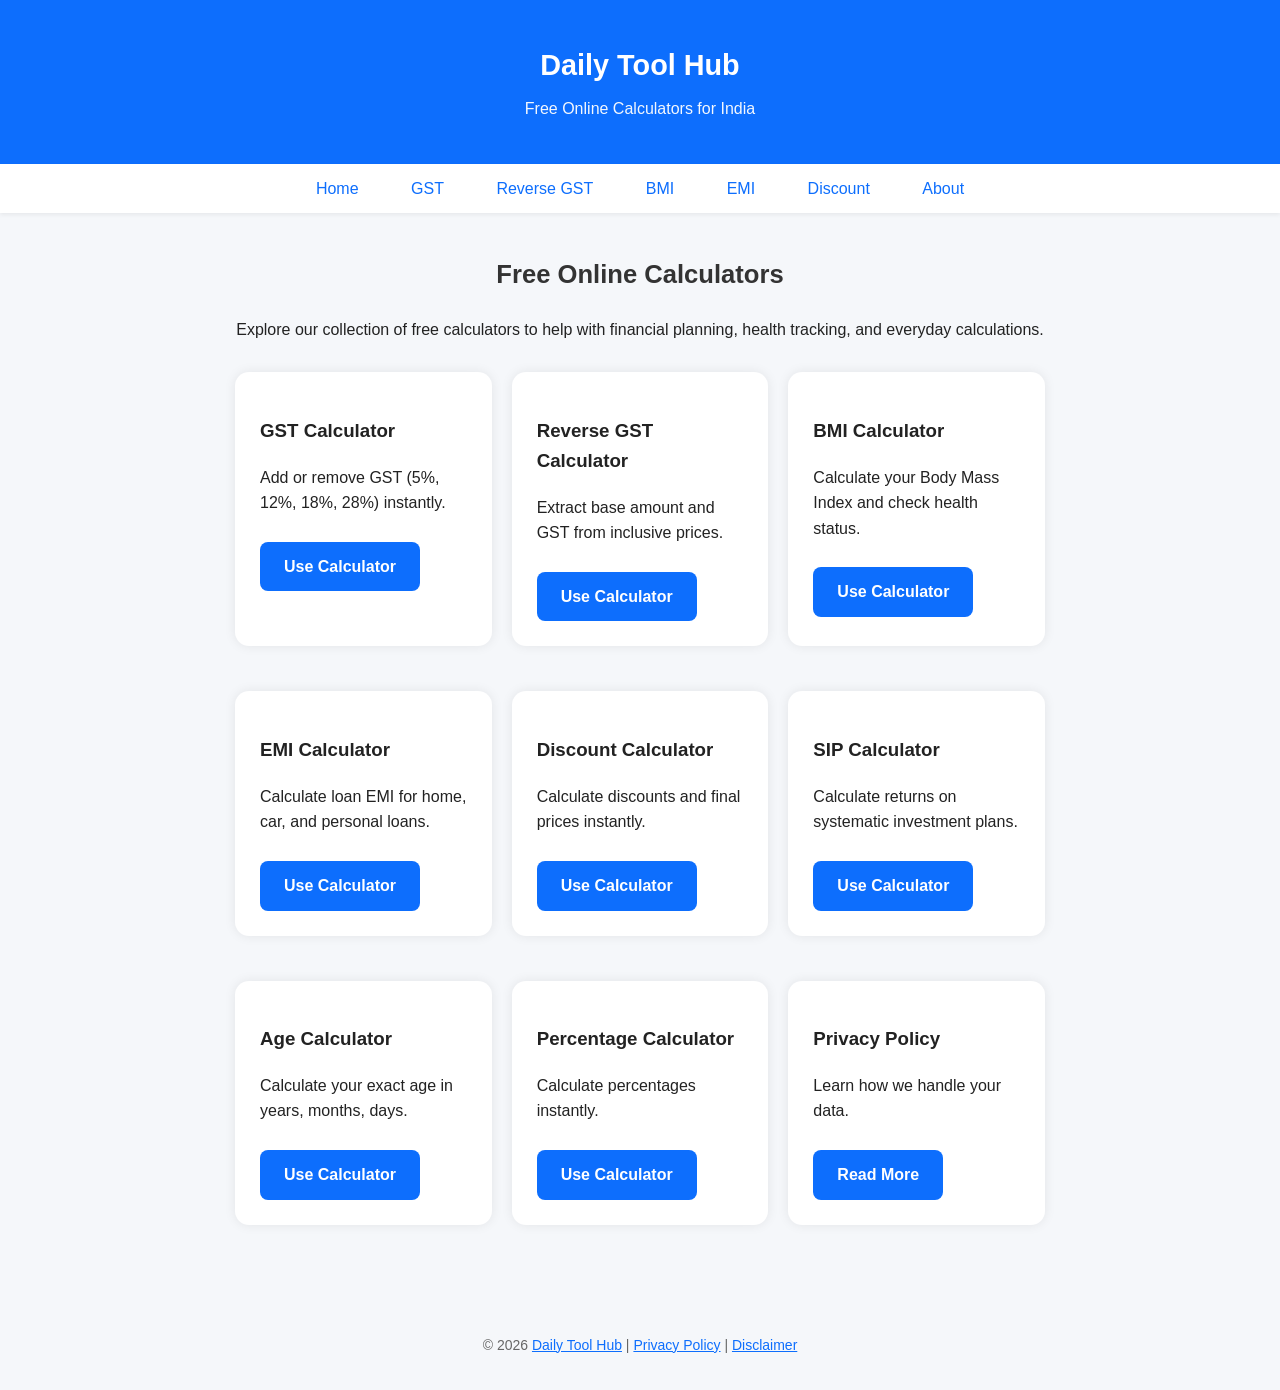
<file: index.html>
<!DOCTYPE html>
<html lang="en">
<head>
    <meta charset="UTF-8">
    <meta name="viewport" content="width=device-width, initial-scale=1.0">
    <meta name="description" content="Daily Tool Hub - Free online calculators for India. GST calculator, BMI, EMI, Discount, SIP, Age calculator and more.">
    <meta name="keywords" content="free calculators, GST calculator, BMI calculator, EMI calculator, discount calculator, online tools India">
    <meta property="og:title" content="Daily Tool Hub - Free Online Calculators">
    <meta property="og:description" content="Free online calculators for India. GST, BMI, EMI, Discount, SIP, Age and more.">
    <meta property="og:url" content="https://dailytoolhub.github.io">
    <meta property="og:type" content="website">
    <link rel="canonical" href="https://dailytoolhub.github.io">
    <link rel="stylesheet" href="style.css">
    <title>Daily Tool Hub - Free Online Calculators India</title>
    
    <script async src="https://www.googletagmanager.com/gtag/js?id=GA_MEASUREMENT_ID"></script>
    <script>
      window.dataLayer = window.dataLayer || [];
      function gtag(){dataLayer.push(arguments);}
      gtag('js', new Date());
      gtag('config', 'GA_MEASUREMENT_ID');
    </script>
    
    <script type="application/ld+json">
    {
        "@context": "https://schema.org",
        "@type": "WebSite",
        "name": "Daily Tool Hub",
        "url": "https://dailytoolhub.github.io",
        "potentialAction": {
            "@type": "SearchAction",
            "target": "https://dailytoolhub.github.io?q={search_term_string}",
            "query-input": "required name=search_term_string"
        }
    }
    </script>
</head>
<body>
    <a href="#main-content" class="skip-link">Skip to content</a>
    
    <header class="header">
        <div class="container">
            <h1>Daily Tool Hub</h1>
            <p>Free Online Calculators for India</p>
        </div>
    </header>
    
    <nav class="nav" aria-label="Main navigation">
        <a href="index.html">Home</a>
        <a href="gst-calculator.html">GST</a>
        <a href="reverse-gst-calculator.html">Reverse GST</a>
        <a href="bmi-calculator.html">BMI</a>
        <a href="emi-calculator.html">EMI</a>
        <a href="discount-calculator.html">Discount</a>
        <a href="about.html">About</a>
    </nav>
    
    <main class="container" id="main-content">
        <section class="welcome">
            <h2>Free Online Calculators</h2>
            <p>Explore our collection of free calculators to help with financial planning, health tracking, and everyday calculations.</p>
        </section>
        
        <section class="section">
            <article class="card">
                <h3>GST Calculator</h3>
                <p>Add or remove GST (5%, 12%, 18%, 28%) instantly.</p>
                <a href="gst-calculator.html" class="btn" aria-label="Use GST Calculator">Use Calculator</a>
            </article>
            <article class="card">
                <h3>Reverse GST Calculator</h3>
                <p>Extract base amount and GST from inclusive prices.</p>
                <a href="reverse-gst-calculator.html" class="btn" aria-label="Use Reverse GST Calculator">Use Calculator</a>
            </article>
            <article class="card">
                <h3>BMI Calculator</h3>
                <p>Calculate your Body Mass Index and check health status.</p>
                <a href="bmi-calculator.html" class="btn" aria-label="Use BMI Calculator">Use Calculator</a>
            </article>
            <article class="card">
                <h3>EMI Calculator</h3>
                <p>Calculate loan EMI for home, car, and personal loans.</p>
                <a href="emi-calculator.html" class="btn" aria-label="Use EMI Calculator">Use Calculator</a>
            </article>
            <article class="card">
                <h3>Discount Calculator</h3>
                <p>Calculate discounts and final prices instantly.</p>
                <a href="discount-calculator.html" class="btn" aria-label="Use Discount Calculator">Use Calculator</a>
            </article>
            <article class="card">
                <h3>SIP Calculator</h3>
                <p>Calculate returns on systematic investment plans.</p>
                <a href="sip-calculator.html" class="btn" aria-label="Use SIP Calculator">Use Calculator</a>
            </article>
            <article class="card">
                <h3>Age Calculator</h3>
                <p>Calculate your exact age in years, months, days.</p>
                <a href="age-calculator.html" class="btn" aria-label="Use Age Calculator">Use Calculator</a>
            </article>
            <article class="card">
                <h3>Percentage Calculator</h3>
                <p>Calculate percentages instantly.</p>
                <a href="percentage-calculator.html" class="btn" aria-label="Use Percentage Calculator">Use Calculator</a>
            </article>
            <article class="card">
                <h3>Privacy Policy</h3>
                <p>Learn how we handle your data.</p>
                <a href="privacy-policy.html" class="btn" aria-label="Read Privacy Policy">Read More</a>
            </article>
        </section>
    </main>
    
    <footer class="footer">
        <p>&copy; 2026 <a href="index.html">Daily Tool Hub</a> | <a href="privacy-policy.html">Privacy Policy</a> | <a href="disclaimer.html">Disclaimer</a></p>
    </footer>
</body>
</html>
</file>
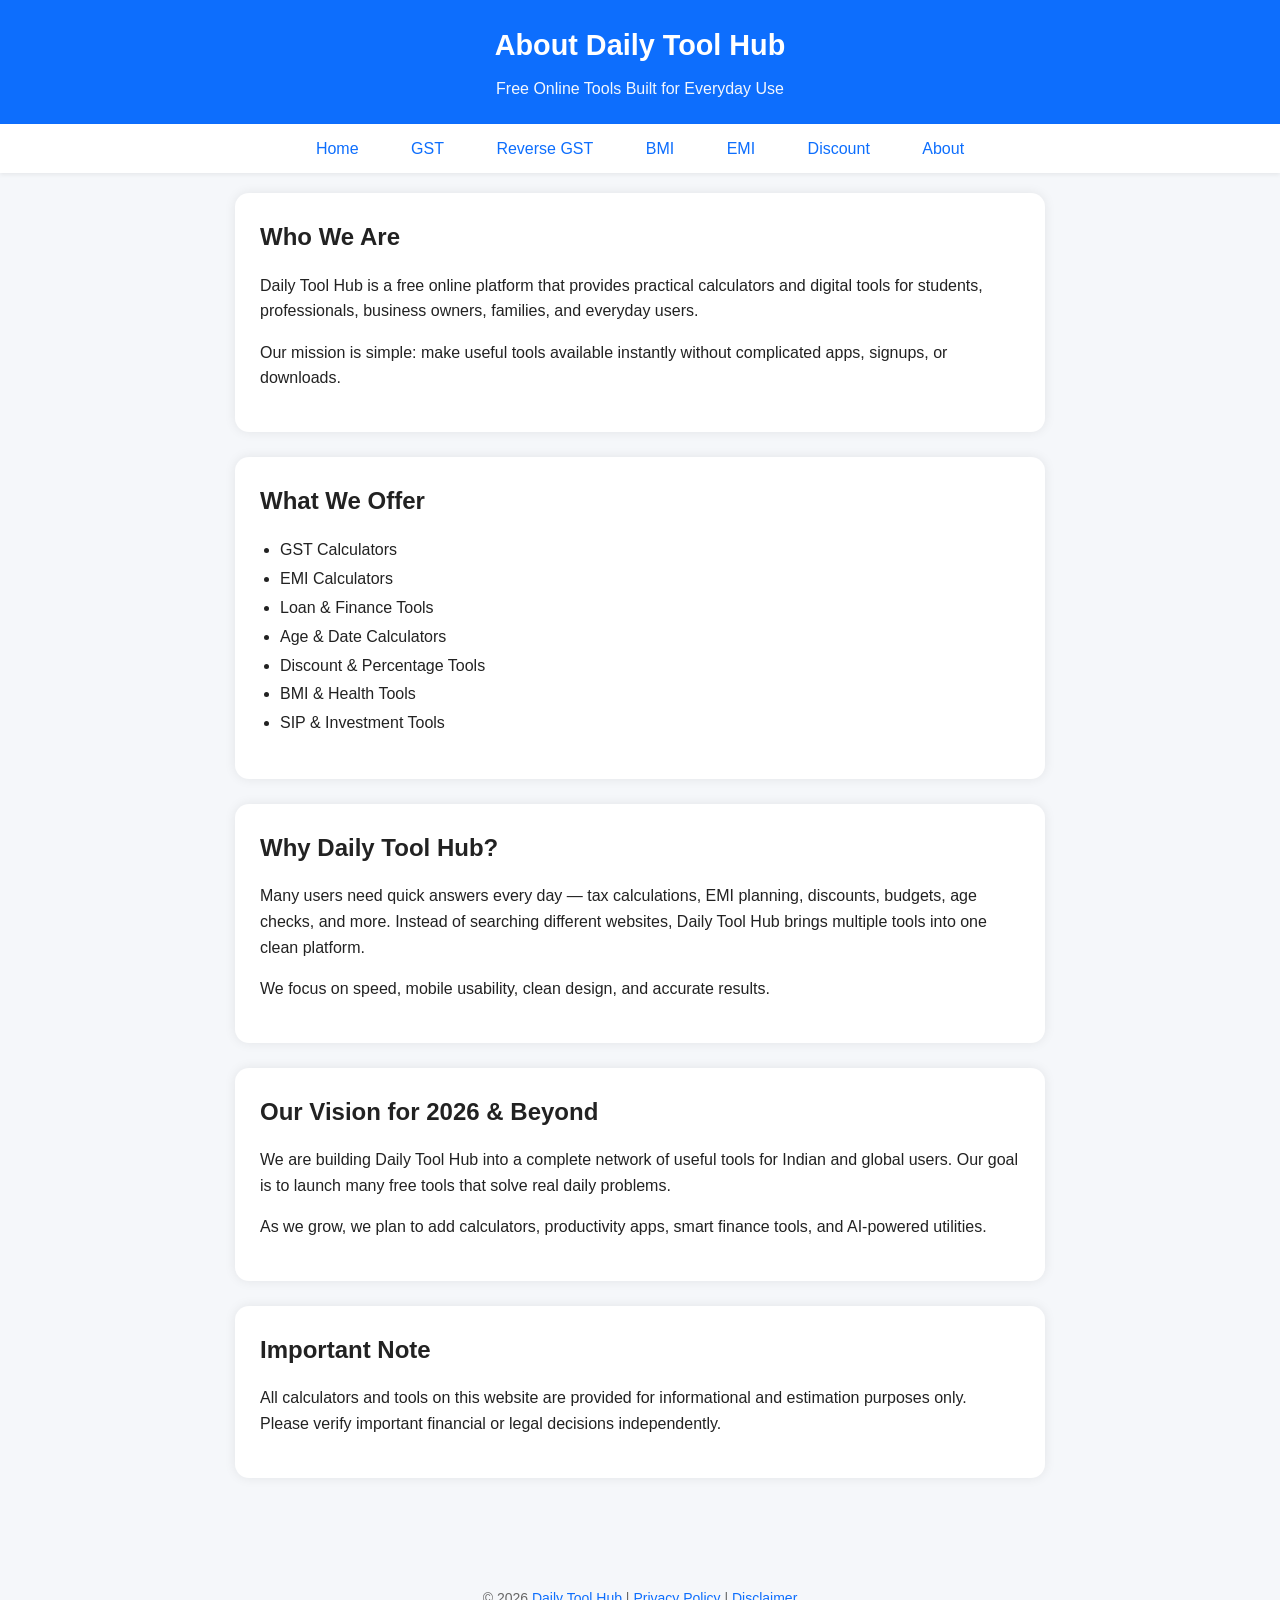
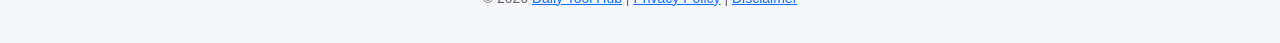
<file: about.html>
<!DOCTYPE html>
<html lang="en">
<head>
<meta charset="UTF-8">
<meta name="viewport" content="width=device-width, initial-scale=1.0">

<title>About Us - Daily Tool Hub</title>

<meta name="description" content="Learn about Daily Tool Hub. We provide free online calculators, finance tools and utility tools for users in India and worldwide.">

<meta name="keywords" content="about daily tool hub, free tools website, online calculators india">

<meta name="robots" content="index, follow">
<link rel="canonical" href="https://dailytoolhub.github.io/about.html">

<link rel="stylesheet" href="style.css">

<script async src="https://www.googletagmanager.com/gtag/js?id=GA_MEASUREMENT_ID"></script>
<script>
  window.dataLayer = window.dataLayer || [];
  function gtag(){dataLayer.push(arguments);}
  gtag('js', new Date());
  gtag('config', 'GA_MEASUREMENT_ID');
</script>
</head>

<body>

<a href="#main-content" class="skip-link">Skip to content</a>

<header class="header">
<h1>About Daily Tool Hub</h1>
<p>Free Online Tools Built for Everyday Use</p>
</header>

<nav class="nav" aria-label="Main navigation">
    <a href="index.html">Home</a>
    <a href="gst-calculator.html">GST</a>
    <a href="reverse-gst-calculator.html">Reverse GST</a>
    <a href="bmi-calculator.html">BMI</a>
    <a href="emi-calculator.html">EMI</a>
    <a href="discount-calculator.html">Discount</a>
    <a href="about.html">About</a>
</nav>

<main class="container" id="main-content">

<article class="card">
<h2>Who We Are</h2>
<p>Daily Tool Hub is a free online platform that provides practical calculators and digital tools for students, professionals, business owners, families, and everyday users.</p>
<p>Our mission is simple: make useful tools available instantly without complicated apps, signups, or downloads.</p>
</article>

<article class="card">
<h2>What We Offer</h2>
<ul>
<li>GST Calculators</li>
<li>EMI Calculators</li>
<li>Loan & Finance Tools</li>
<li>Age & Date Calculators</li>
<li>Discount & Percentage Tools</li>
<li>BMI & Health Tools</li>
<li>SIP & Investment Tools</li>
</ul>
</article>

<article class="card">
<h2>Why Daily Tool Hub?</h2>
<p>Many users need quick answers every day — tax calculations, EMI planning, discounts, budgets, age checks, and more. Instead of searching different websites, Daily Tool Hub brings multiple tools into one clean platform.</p>
<p>We focus on speed, mobile usability, clean design, and accurate results.</p>
</article>

<article class="card">
<h2>Our Vision for 2026 & Beyond</h2>
<p>We are building Daily Tool Hub into a complete network of useful tools for Indian and global users. Our goal is to launch many free tools that solve real daily problems.</p>
<p>As we grow, we plan to add calculators, productivity apps, smart finance tools, and AI-powered utilities.</p>
</article>

<article class="card">
<h2>Important Note</h2>
<p>All calculators and tools on this website are provided for informational and estimation purposes only. Please verify important financial or legal decisions independently.</p>
</article>

</main>

<footer class="footer">
<p>&copy; 2026 <a href="index.html">Daily Tool Hub</a> | <a href="privacy-policy.html">Privacy Policy</a> | <a href="disclaimer.html">Disclaimer</a></p>
</footer>

</body>
</html>
</file>
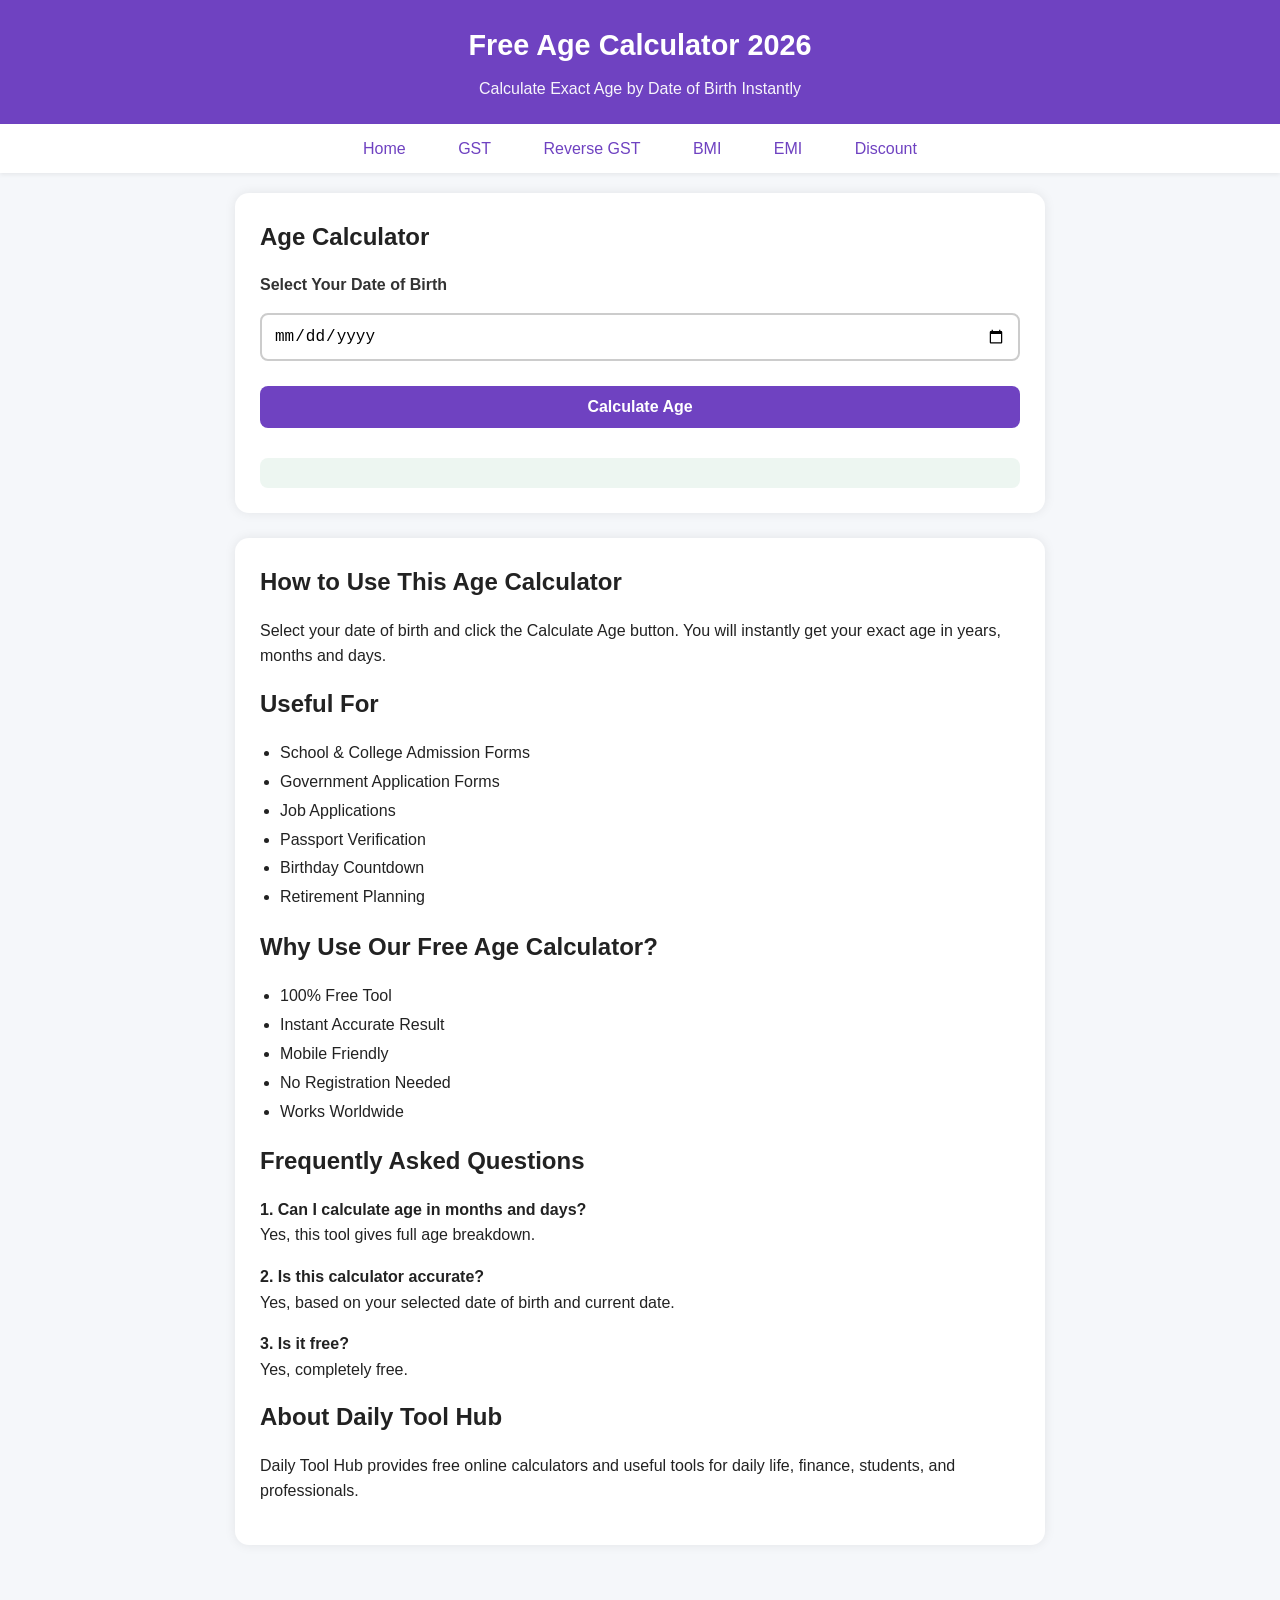
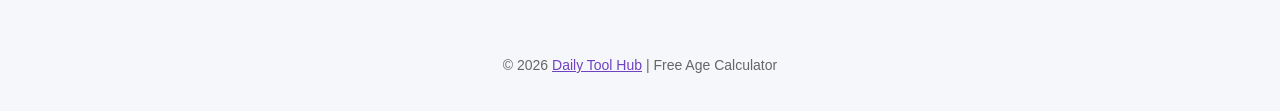
<file: age-calculator.html>
<!DOCTYPE html>
<html lang="en">
<head>
<meta charset="UTF-8">
<meta name="viewport" content="width=device-width, initial-scale=1.0">

<title>Free Age Calculator 2026 – Calculate Exact Age Online</title>

<meta name="description" content="Use our free Age Calculator to find your exact age in years, months, days from date of birth instantly. Fast, accurate and mobile friendly tool.">

<meta name="keywords" content="age calculator, exact age calculator, date of birth calculator, dob age calculator, calculate age online">

<meta name="robots" content="index,follow">
<link rel="canonical" href="https://dailytoolhub.github.io/age-calculator.html">

<link rel="stylesheet" href="style.css">
<style>
    :root { --primary-color: #6f42c1; --primary-hover: #5a32a3; --result-color: #6f42c1; }
</style>

<script async src="https://www.googletagmanager.com/gtag/js?id=GA_MEASUREMENT_ID"></script>
<script>
  window.dataLayer = window.dataLayer || [];
  function gtag(){dataLayer.push(arguments);}
  gtag('js', new Date());
  gtag('config', 'GA_MEASUREMENT_ID');
</script>
</head>

<body>

<a href="#main-content" class="skip-link">Skip to content</a>

<header class="header">
<h1>Free Age Calculator 2026</h1>
<p>Calculate Exact Age by Date of Birth Instantly</p>
</header>

<nav class="nav" aria-label="Main navigation">
    <a href="index.html">Home</a>
    <a href="gst-calculator.html">GST</a>
    <a href="reverse-gst-calculator.html">Reverse GST</a>
    <a href="bmi-calculator.html">BMI</a>
    <a href="emi-calculator.html">EMI</a>
    <a href="discount-calculator.html">Discount</a>
</nav>

<main class="container" id="main-content">

<div class="card">

<h2>Age Calculator</h2>

<label for="dob">Select Your Date of Birth</label>
<input type="date" id="dob" required>

<button onclick="calculateAge()" aria-label="Calculate Age">Calculate Age</button>

<div class="result" id="result" role="status" aria-live="polite"></div>

</div>

<div class="card">

<h2>How to Use This Age Calculator</h2>

<p>Select your date of birth and click the Calculate Age button. You will instantly get your exact age in years, months and days.</p>

<h2>Useful For</h2>

<ul>
<li>School & College Admission Forms</li>
<li>Government Application Forms</li>
<li>Job Applications</li>
<li>Passport Verification</li>
<li>Birthday Countdown</li>
<li>Retirement Planning</li>
</ul>

<h2>Why Use Our Free Age Calculator?</h2>

<ul>
<li>100% Free Tool</li>
<li>Instant Accurate Result</li>
<li>Mobile Friendly</li>
<li>No Registration Needed</li>
<li>Works Worldwide</li>
</ul>

<h2>Frequently Asked Questions</h2>

<p><strong>1. Can I calculate age in months and days?</strong><br>
Yes, this tool gives full age breakdown.</p>

<p><strong>2. Is this calculator accurate?</strong><br>
Yes, based on your selected date of birth and current date.</p>

<p><strong>3. Is it free?</strong><br>
Yes, completely free.</p>

<h2>About Daily Tool Hub</h2>

<p>Daily Tool Hub provides free online calculators and useful tools for daily life, finance, students, and professionals.</p>

</div>

</main>

<footer class="footer">
<p>&copy; 2026 <a href="index.html">Daily Tool Hub</a> | Free Age Calculator</p>
</footer>

<script src="script.js"></script>

</body>
</html>
</file>
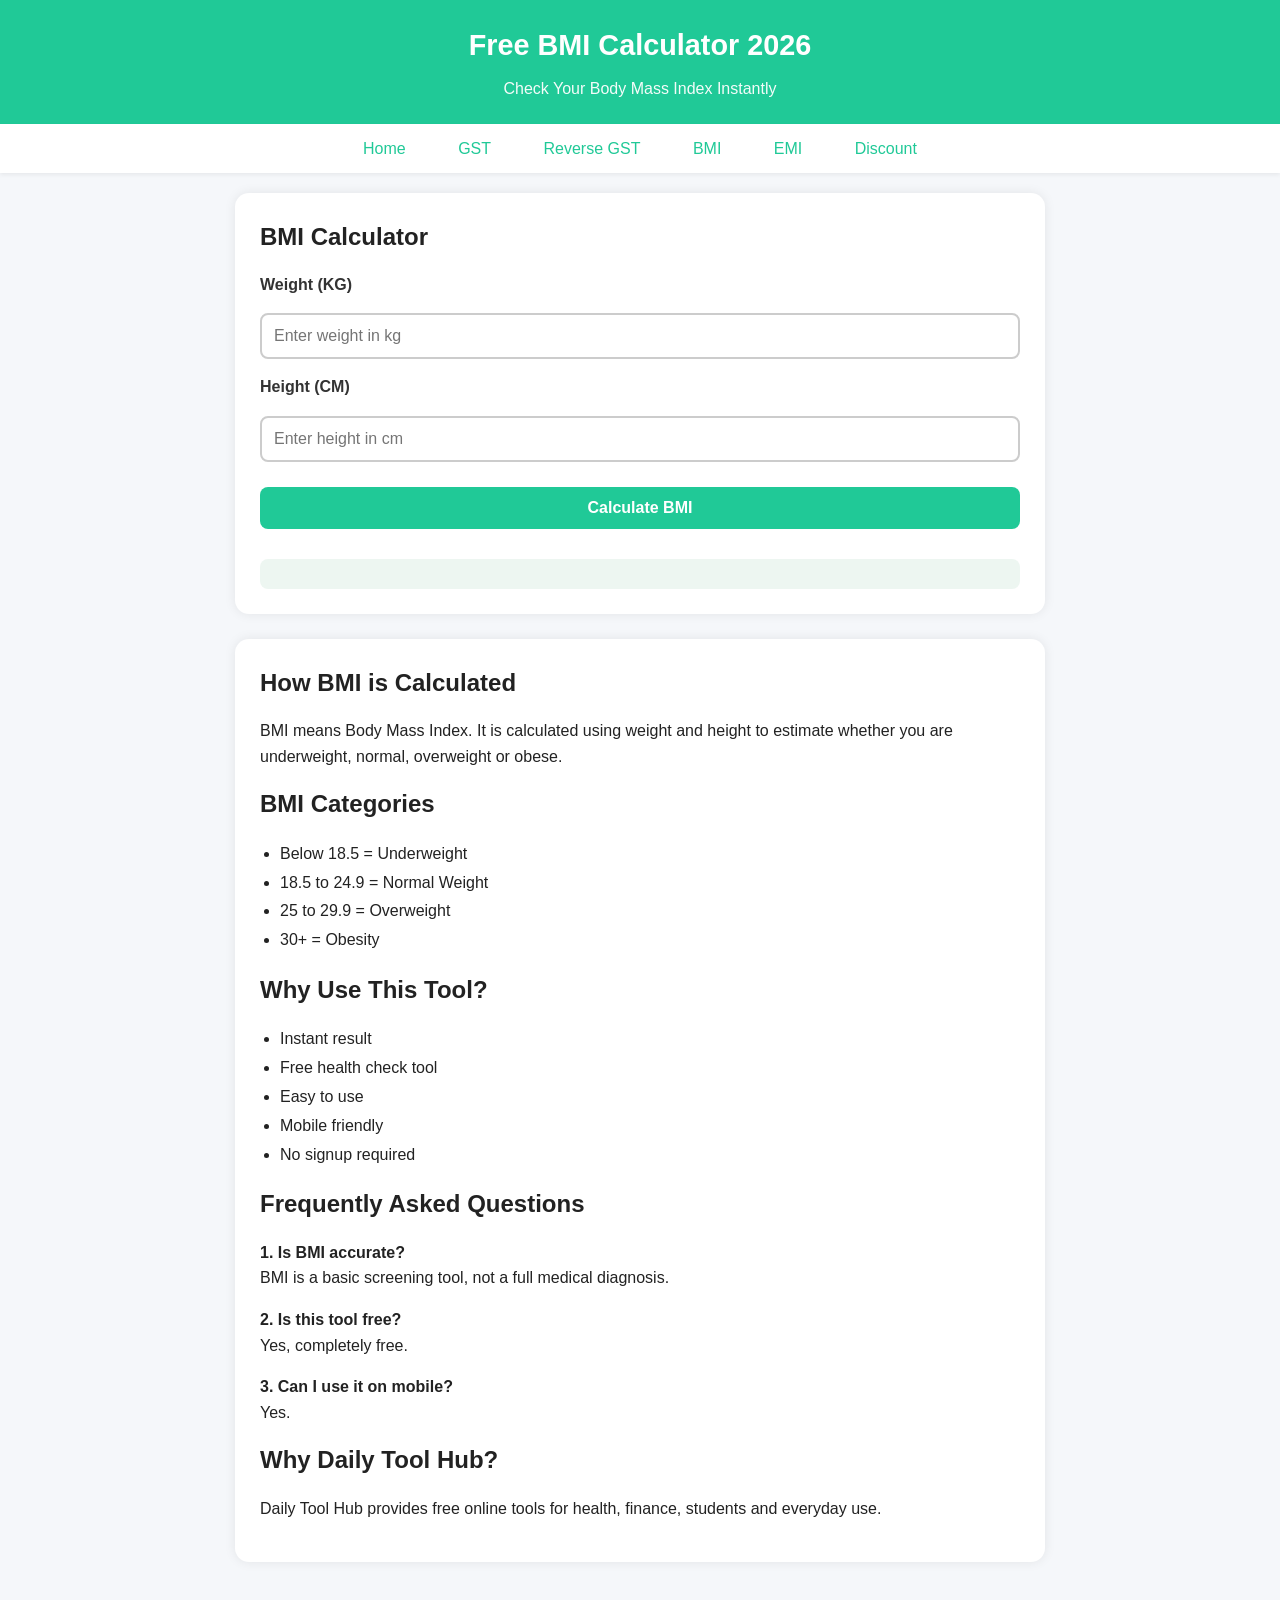
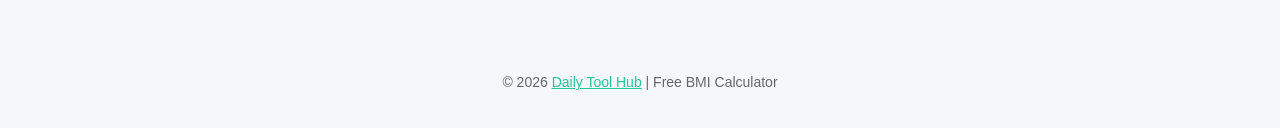
<file: bmi-calculator.html>
<!DOCTYPE html>
<html lang="en">
<head>
<meta charset="UTF-8">
<meta name="viewport" content="width=device-width, initial-scale=1.0">

<title>Free BMI Calculator 2026 – Body Mass Index Calculator Online</title>

<meta name="description" content="Use our free BMI Calculator to calculate Body Mass Index instantly using height and weight. Check underweight, normal, overweight or obesity range.">

<meta name="keywords" content="bmi calculator, body mass index calculator, ideal weight calculator, weight calculator, bmi online tool">

<meta name="robots" content="index,follow">
<link rel="canonical" href="https://dailytoolhub.github.io/bmi-calculator.html">

<link rel="stylesheet" href="style.css">
<style>
    :root { --primary-color: #20c997; --primary-hover: #17a589; --result-color: #20c997; }
</style>

<script async src="https://www.googletagmanager.com/gtag/js?id=GA_MEASUREMENT_ID"></script>
<script>
  window.dataLayer = window.dataLayer || [];
  function gtag(){dataLayer.push(arguments);}
  gtag('js', new Date());
  gtag('config', 'GA_MEASUREMENT_ID');
</script>
</head>

<body>

<a href="#main-content" class="skip-link">Skip to content</a>

<header class="header">
<h1>Free BMI Calculator 2026</h1>
<p>Check Your Body Mass Index Instantly</p>
</header>

<nav class="nav" aria-label="Main navigation">
    <a href="index.html">Home</a>
    <a href="gst-calculator.html">GST</a>
    <a href="reverse-gst-calculator.html">Reverse GST</a>
    <a href="bmi-calculator.html">BMI</a>
    <a href="emi-calculator.html">EMI</a>
    <a href="discount-calculator.html">Discount</a>
</nav>

<main class="container" id="main-content">

<div class="card">

<h2>BMI Calculator</h2>

<label for="weight">Weight (KG)</label>
<input type="number" id="weight" placeholder="Enter weight in kg" min="1" max="500" required>

<label for="height">Height (CM)</label>
<input type="number" id="height" placeholder="Enter height in cm" min="1" max="300" required>

<button onclick="calculateBMI()" aria-label="Calculate BMI">Calculate BMI</button>

<div class="result" id="result" role="status" aria-live="polite"></div>

</div>

<div class="card">

<h2>How BMI is Calculated</h2>

<p>BMI means Body Mass Index. It is calculated using weight and height to estimate whether you are underweight, normal, overweight or obese.</p>

<h2>BMI Categories</h2>

<ul>
<li>Below 18.5 = Underweight</li>
<li>18.5 to 24.9 = Normal Weight</li>
<li>25 to 29.9 = Overweight</li>
<li>30+ = Obesity</li>
</ul>

<h2>Why Use This Tool?</h2>

<ul>
<li>Instant result</li>
<li>Free health check tool</li>
<li>Easy to use</li>
<li>Mobile friendly</li>
<li>No signup required</li>
</ul>

<h2>Frequently Asked Questions</h2>

<p><strong>1. Is BMI accurate?</strong><br>
BMI is a basic screening tool, not a full medical diagnosis.</p>

<p><strong>2. Is this tool free?</strong><br>
Yes, completely free.</p>

<p><strong>3. Can I use it on mobile?</strong><br>
Yes.</p>

<h2>Why Daily Tool Hub?</h2>

<p>Daily Tool Hub provides free online tools for health, finance, students and everyday use.</p>

</div>

</main>

<footer class="footer">
<p>&copy; 2026 <a href="index.html">Daily Tool Hub</a> | Free BMI Calculator</p>
</footer>

<script src="script.js"></script>

</body>
</html>
</file>
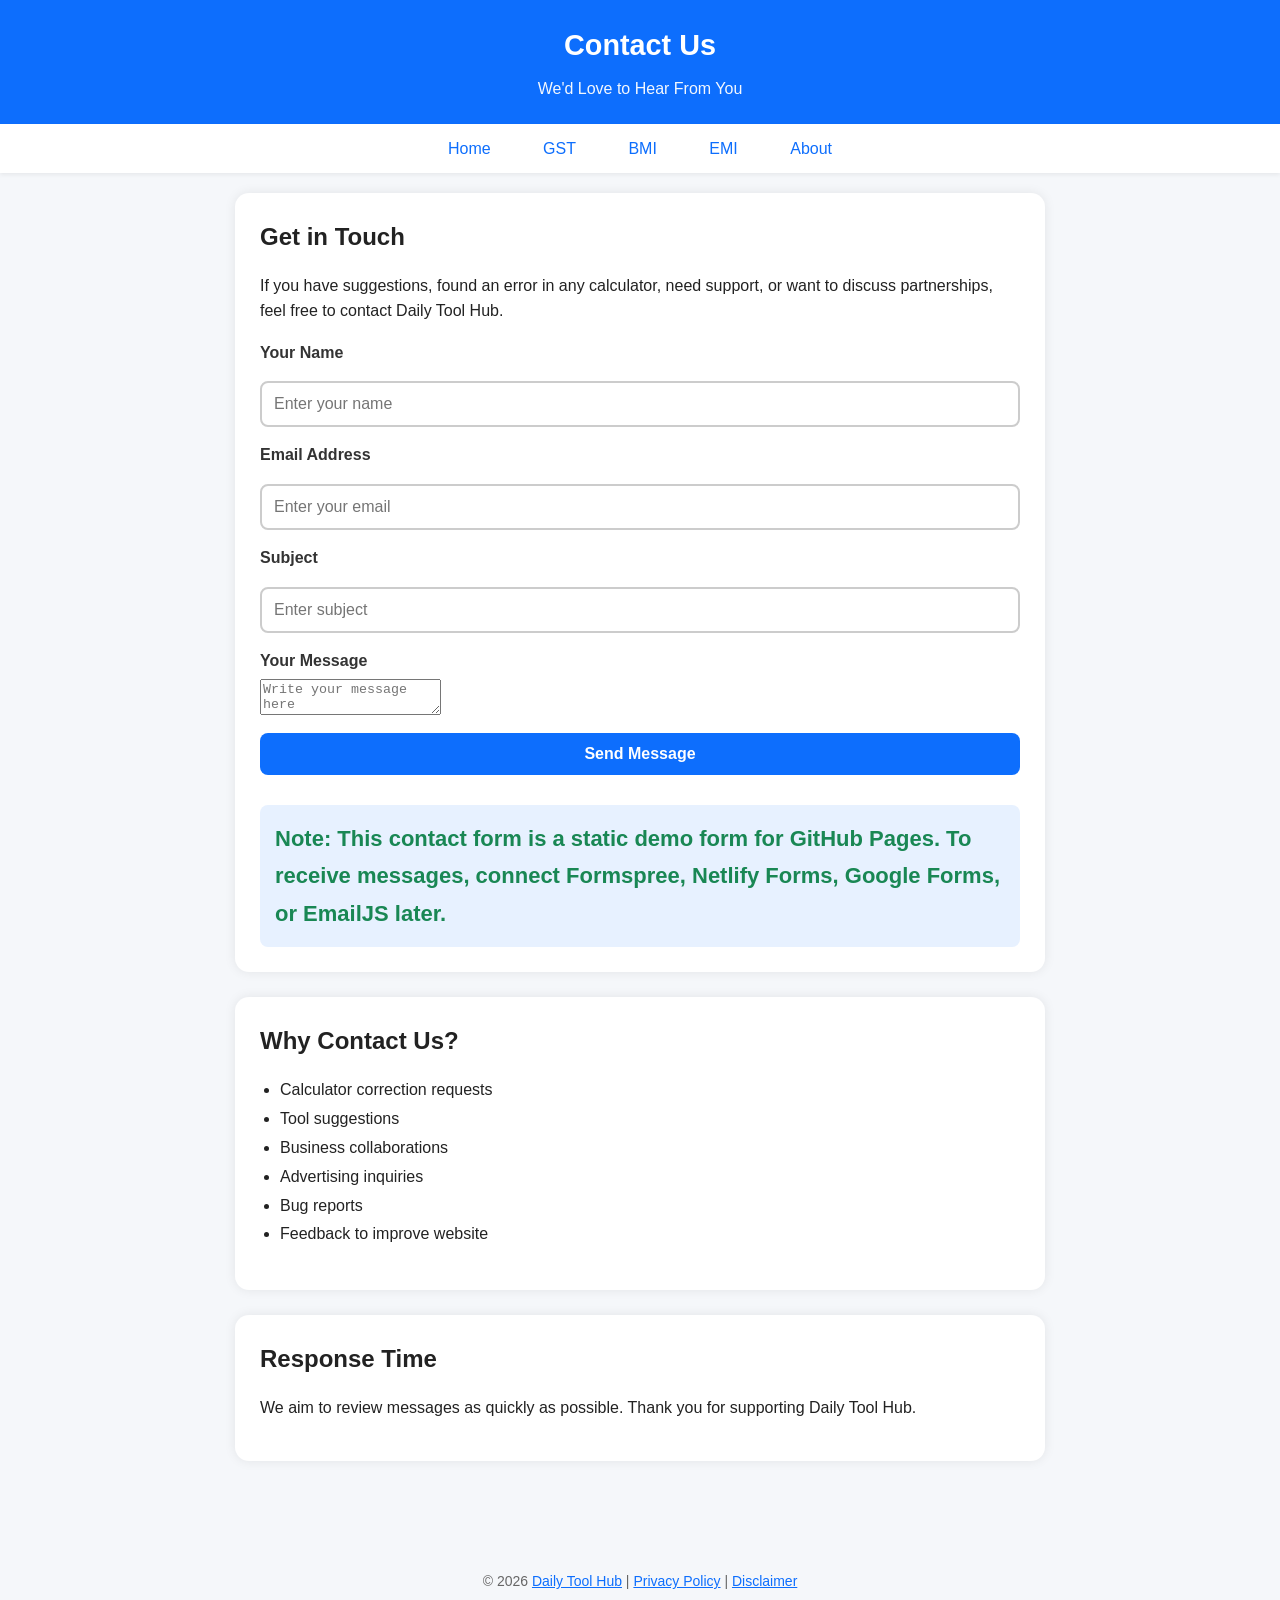
<file: contact.html>
<!DOCTYPE html>
<html lang="en">
<head>
<meta charset="UTF-8">
<meta name="viewport" content="width=device-width, initial-scale=1.0">

<title>Contact Us - Daily Tool Hub</title>

<meta name="description" content="Contact Daily Tool Hub for feedback, support, suggestions, business inquiries, partnerships or calculator correction requests.">

<meta name="keywords" content="contact daily tool hub, contact us, tool website support, calculator website contact">

<meta name="robots" content="index, follow">
<link rel="canonical" href="https://dailytoolhub.github.io/contact.html">

<link rel="stylesheet" href="style.css">

<script async src="https://www.googletagmanager.com/gtag/js?id=GA_MEASUREMENT_ID"></script>
<script>
  window.dataLayer = window.dataLayer || [];
  function gtag(){dataLayer.push(arguments);}
  gtag('js', new Date());
  gtag('config', 'GA_MEASUREMENT_ID');
</script>
</head>

<body>

<a href="#main-content" class="skip-link">Skip to content</a>

<header class="header">
<h1>Contact Us</h1>
<p>We'd Love to Hear From You</p>
</header>

<nav class="nav" aria-label="Main navigation">
    <a href="index.html">Home</a>
    <a href="gst-calculator.html">GST</a>
    <a href="bmi-calculator.html">BMI</a>
    <a href="emi-calculator.html">EMI</a>
    <a href="about.html">About</a>
</nav>

<main class="container" id="main-content">

<article class="card">
<h2>Get in Touch</h2>
<p>If you have suggestions, found an error in any calculator, need support, or want to discuss partnerships, feel free to contact Daily Tool Hub.</p>

<form action="#" method="post">
<label for="name">Your Name</label>
<input type="text" id="name" placeholder="Enter your name">

<label for="email">Email Address</label>
<input type="email" id="email" placeholder="Enter your email">

<label for="subject">Subject</label>
<input type="text" id="subject" placeholder="Enter subject">

<label for="message">Your Message</label>
<textarea id="message" placeholder="Write your message here"></textarea>

<button type="submit">Send Message</button>
</form>

<div class="result" style="background: #e7f1ff; padding: 15px; border-radius: 8px; margin-top: 15px;">
<strong>Note:</strong> This contact form is a static demo form for GitHub Pages. To receive messages, connect Formspree, Netlify Forms, Google Forms, or EmailJS later.
</div>
</article>

<article class="card">
<h2>Why Contact Us?</h2>
<ul>
<li>Calculator correction requests</li>
<li>Tool suggestions</li>
<li>Business collaborations</li>
<li>Advertising inquiries</li>
<li>Bug reports</li>
<li>Feedback to improve website</li>
</ul>
</article>

<article class="card">
<h2>Response Time</h2>
<p>We aim to review messages as quickly as possible. Thank you for supporting Daily Tool Hub.</p>
</article>

</main>

<footer class="footer">
<p>&copy; 2026 <a href="index.html">Daily Tool Hub</a> | <a href="privacy-policy.html">Privacy Policy</a> | <a href="disclaimer.html">Disclaimer</a></p>
</footer>

</body>
</html>
</file>
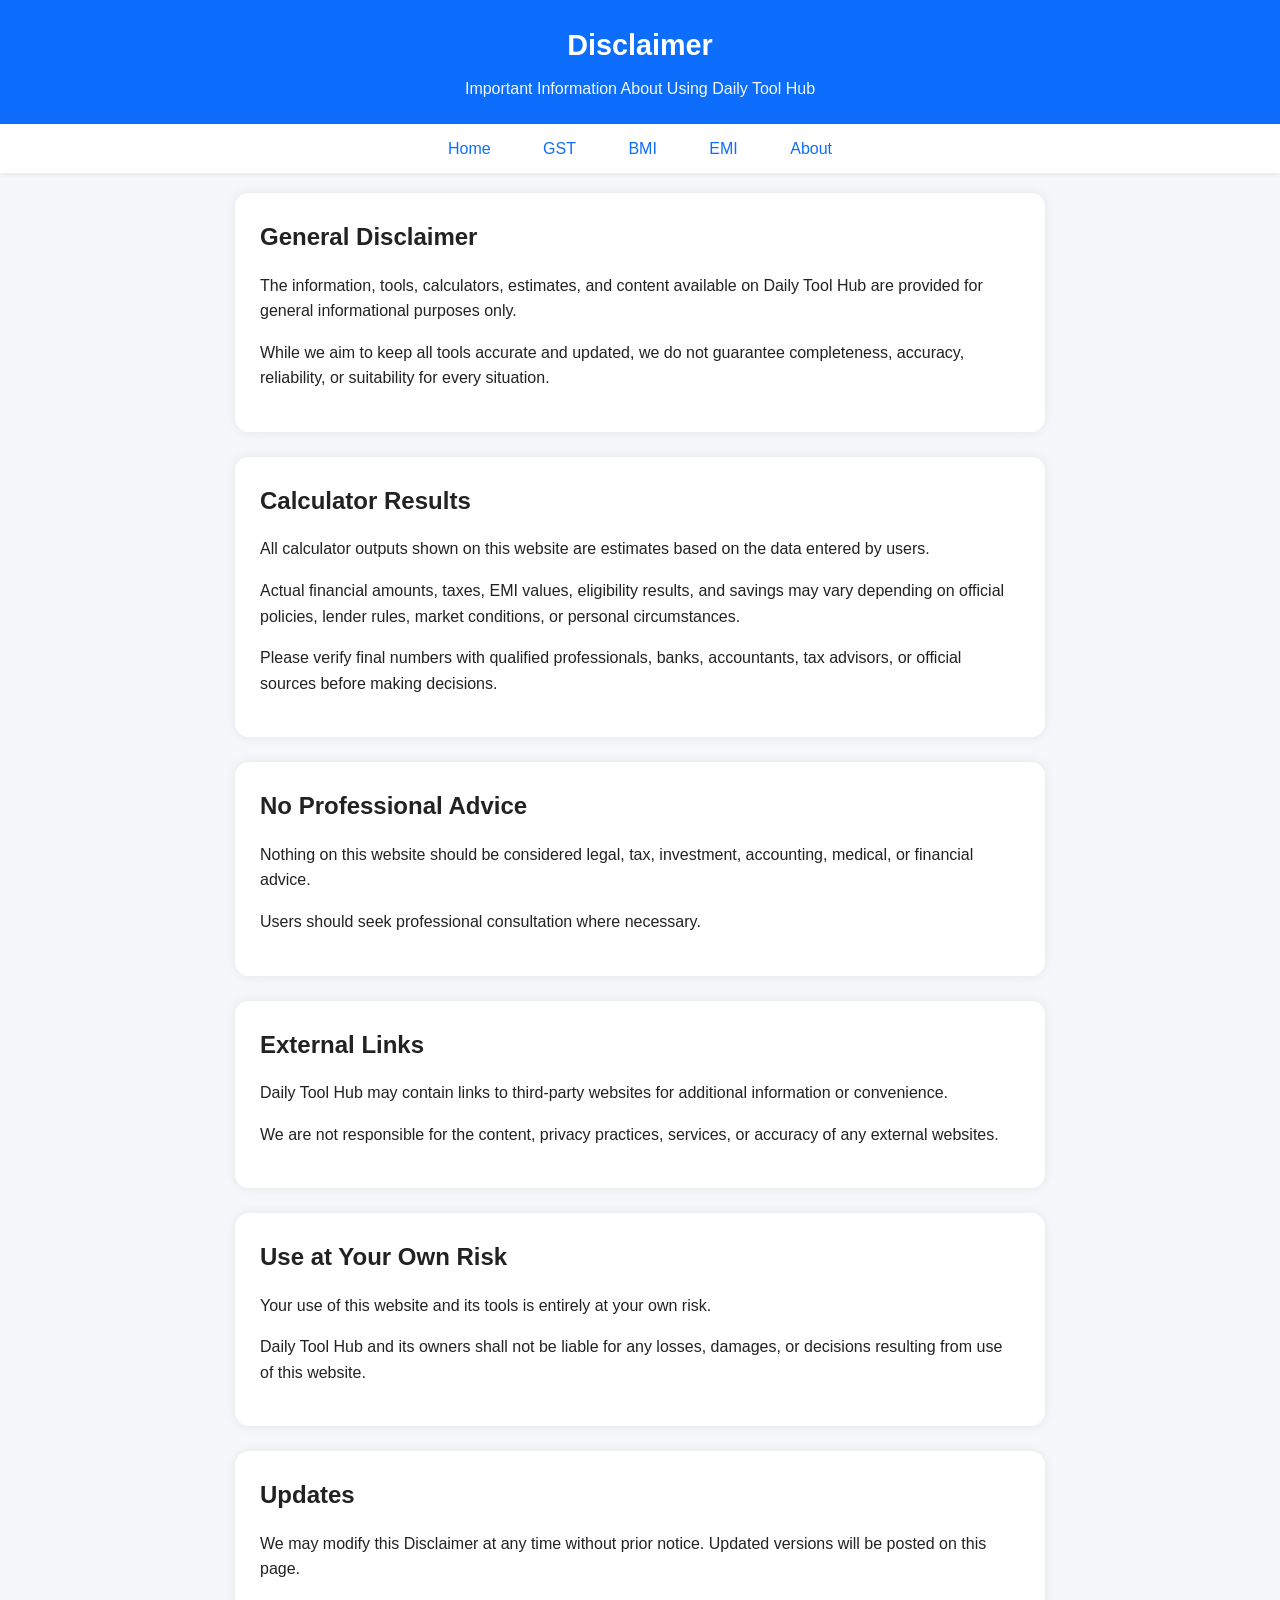
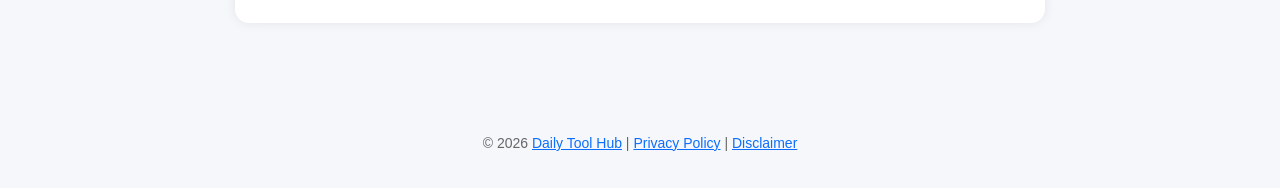
<file: disclaimer.html>
<!DOCTYPE html>
<html lang="en">
<head>
<meta charset="UTF-8">
<meta name="viewport" content="width=device-width, initial-scale=1.0">

<title>Disclaimer - Daily Tool Hub</title>

<meta name="description" content="Read the Disclaimer of Daily Tool Hub. Information and calculator results are for general guidance only and should be independently verified.">

<meta name="keywords" content="disclaimer daily tool hub, calculator disclaimer, website disclaimer">

<meta name="robots" content="index, follow">
<link rel="canonical" href="https://dailytoolhub.github.io/disclaimer.html">

<link rel="stylesheet" href="style.css">

<script async src="https://www.googletagmanager.com/gtag/js?id=GA_MEASUREMENT_ID"></script>
<script>
  window.dataLayer = window.dataLayer || [];
  function gtag(){dataLayer.push(arguments);}
  gtag('js', new Date());
  gtag('config', 'GA_MEASUREMENT_ID');
</script>
</head>

<body>

<a href="#main-content" class="skip-link">Skip to content</a>

<header class="header">
<h1>Disclaimer</h1>
<p>Important Information About Using Daily Tool Hub</p>
</header>

<nav class="nav" aria-label="Main navigation">
    <a href="index.html">Home</a>
    <a href="gst-calculator.html">GST</a>
    <a href="bmi-calculator.html">BMI</a>
    <a href="emi-calculator.html">EMI</a>
    <a href="about.html">About</a>
</nav>

<main class="container" id="main-content">

<article class="card">
<h2>General Disclaimer</h2>
<p>The information, tools, calculators, estimates, and content available on Daily Tool Hub are provided for general informational purposes only.</p>
<p>While we aim to keep all tools accurate and updated, we do not guarantee completeness, accuracy, reliability, or suitability for every situation.</p>
</article>

<article class="card">
<h2>Calculator Results</h2>
<p>All calculator outputs shown on this website are estimates based on the data entered by users.</p>
<p>Actual financial amounts, taxes, EMI values, eligibility results, and savings may vary depending on official policies, lender rules, market conditions, or personal circumstances.</p>
<p>Please verify final numbers with qualified professionals, banks, accountants, tax advisors, or official sources before making decisions.</p>
</article>

<article class="card">
<h2>No Professional Advice</h2>
<p>Nothing on this website should be considered legal, tax, investment, accounting, medical, or financial advice.</p>
<p>Users should seek professional consultation where necessary.</p>
</article>

<article class="card">
<h2>External Links</h2>
<p>Daily Tool Hub may contain links to third-party websites for additional information or convenience.</p>
<p>We are not responsible for the content, privacy practices, services, or accuracy of any external websites.</p>
</article>

<article class="card">
<h2>Use at Your Own Risk</h2>
<p>Your use of this website and its tools is entirely at your own risk.</p>
<p>Daily Tool Hub and its owners shall not be liable for any losses, damages, or decisions resulting from use of this website.</p>
</article>

<article class="card">
<h2>Updates</h2>
<p>We may modify this Disclaimer at any time without prior notice. Updated versions will be posted on this page.</p>
</article>

</main>

<footer class="footer">
<p>&copy; 2026 <a href="index.html">Daily Tool Hub</a> | <a href="privacy-policy.html">Privacy Policy</a> | <a href="disclaimer.html">Disclaimer</a></p>
</footer>

</body>
</html>
</file>
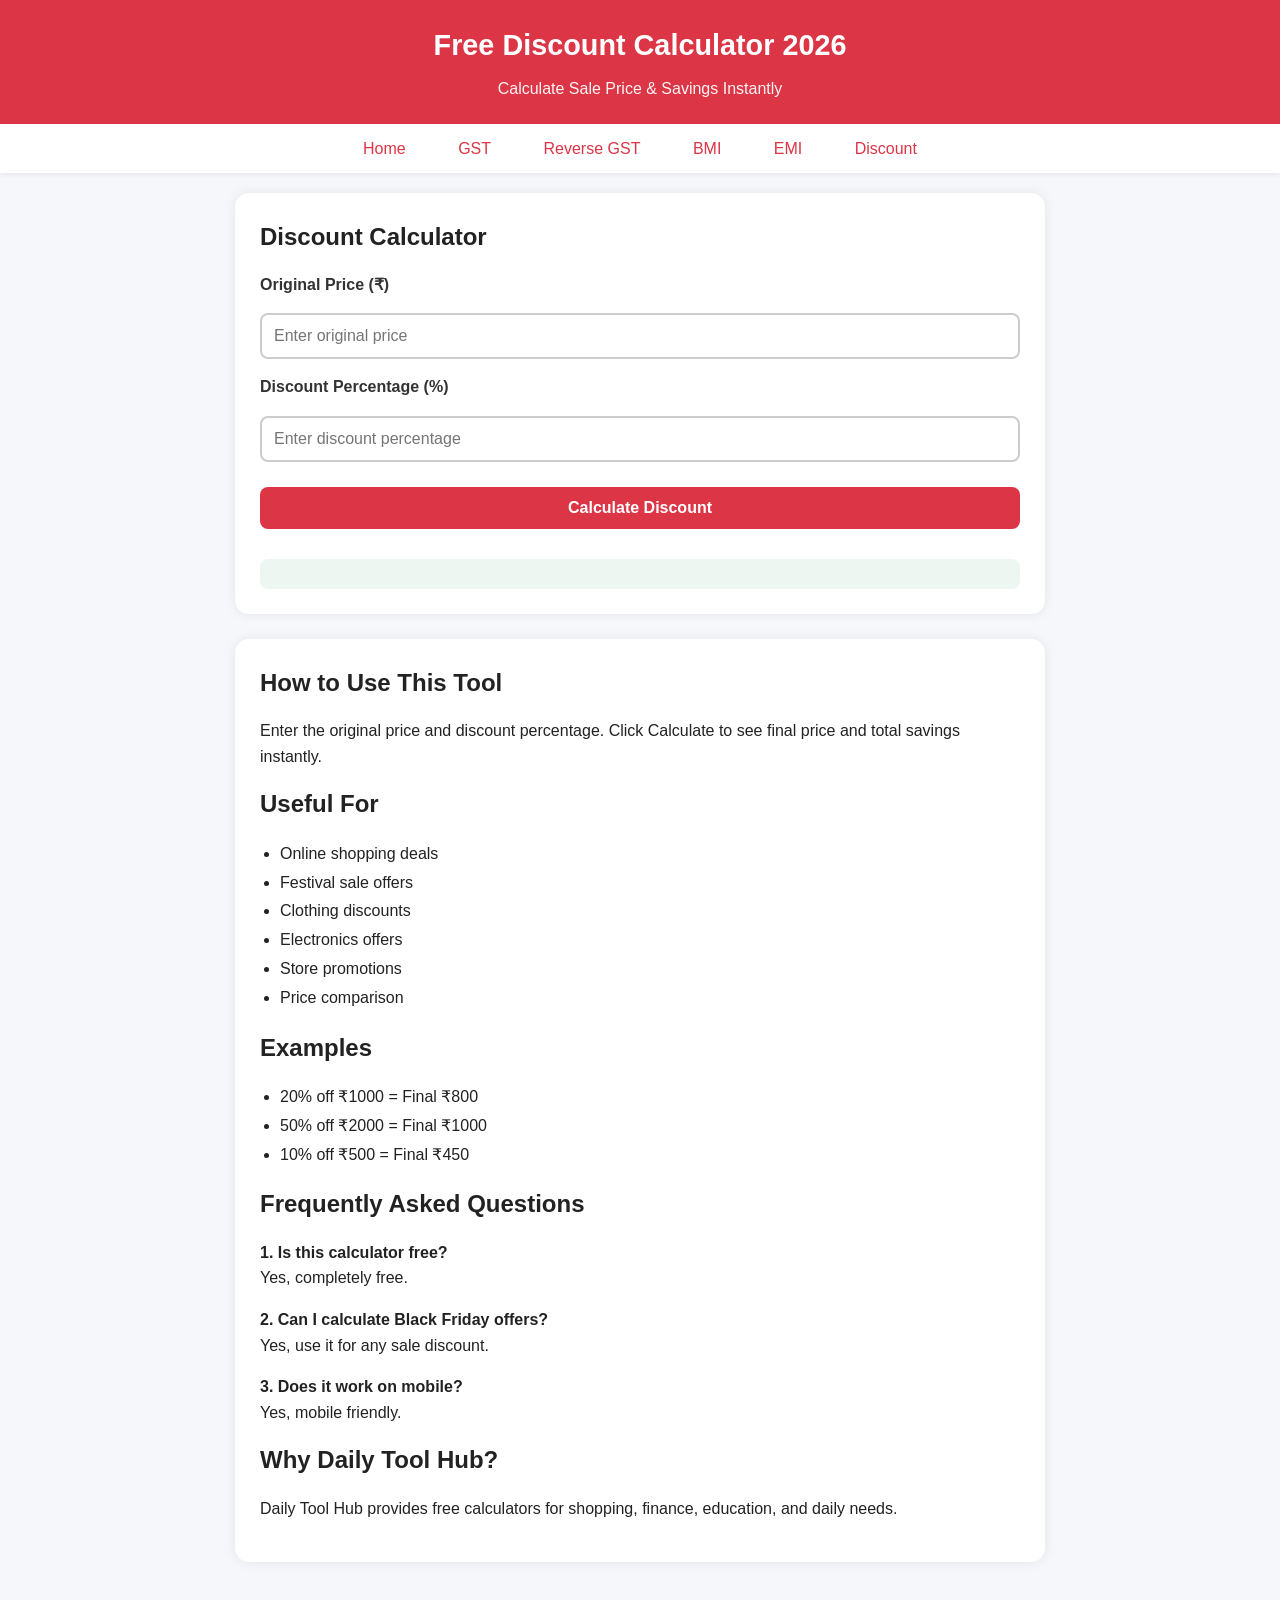
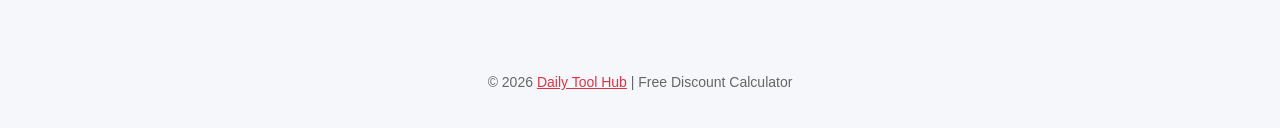
<file: discount-calculator.html>
<!DOCTYPE html>
<html lang="en">
<head>
<meta charset="UTF-8">
<meta name="viewport" content="width=device-width, initial-scale=1.0">

<title>Free Discount Calculator 2026 – Sale Price & Savings Calculator</title>

<meta name="description" content="Use our free Discount Calculator to calculate sale price, discount amount, and total savings instantly online. Perfect for shopping deals and offers.">

<meta name="keywords" content="discount calculator, sale price calculator, percentage off calculator, savings calculator, online discount tool">

<meta name="robots" content="index,follow">
<link rel="canonical" href="https://dailytoolhub.github.io/discount-calculator.html">

<link rel="stylesheet" href="style.css">
<style>
    :root { --primary-color: #dc3545; --primary-hover: #bb2d3b; --result-color: #dc3545; }
</style>

<script async src="https://www.googletagmanager.com/gtag/js?id=GA_MEASUREMENT_ID"></script>
<script>
  window.dataLayer = window.dataLayer || [];
  function gtag(){dataLayer.push(arguments);}
  gtag('js', new Date());
  gtag('config', 'GA_MEASUREMENT_ID');
</script>
</head>

<body>

<a href="#main-content" class="skip-link">Skip to content</a>

<header class="header">
<h1>Free Discount Calculator 2026</h1>
<p>Calculate Sale Price & Savings Instantly</p>
</header>

<nav class="nav" aria-label="Main navigation">
    <a href="index.html">Home</a>
    <a href="gst-calculator.html">GST</a>
    <a href="reverse-gst-calculator.html">Reverse GST</a>
    <a href="bmi-calculator.html">BMI</a>
    <a href="emi-calculator.html">EMI</a>
    <a href="discount-calculator.html">Discount</a>
</nav>

<main class="container" id="main-content">

<div class="card">

<h2>Discount Calculator</h2>

<label for="price">Original Price (₹)</label>
<input type="number" id="price" placeholder="Enter original price" min="0" required>

<label for="discount">Discount Percentage (%)</label>
<input type="number" id="discount" placeholder="Enter discount percentage" min="0" max="100" required>

<button onclick="calculateDiscount()" aria-label="Calculate Discount">Calculate Discount</button>

<div class="result" id="result" role="status" aria-live="polite"></div>

</div>

<div class="card">

<h2>How to Use This Tool</h2>

<p>Enter the original price and discount percentage. Click Calculate to see final price and total savings instantly.</p>

<h2>Useful For</h2>

<ul>
<li>Online shopping deals</li>
<li>Festival sale offers</li>
<li>Clothing discounts</li>
<li>Electronics offers</li>
<li>Store promotions</li>
<li>Price comparison</li>
</ul>

<h2>Examples</h2>

<ul>
<li>20% off ₹1000 = Final ₹800</li>
<li>50% off ₹2000 = Final ₹1000</li>
<li>10% off ₹500 = Final ₹450</li>
</ul>

<h2>Frequently Asked Questions</h2>

<p><strong>1. Is this calculator free?</strong><br>
Yes, completely free.</p>

<p><strong>2. Can I calculate Black Friday offers?</strong><br>
Yes, use it for any sale discount.</p>

<p><strong>3. Does it work on mobile?</strong><br>
Yes, mobile friendly.</p>

<h2>Why Daily Tool Hub?</h2>

<p>Daily Tool Hub provides free calculators for shopping, finance, education, and daily needs.</p>

</div>

</main>

<footer class="footer">
<p>&copy; 2026 <a href="index.html">Daily Tool Hub</a> | Free Discount Calculator</p>
</footer>

<script src="script.js"></script>

</body>
</html>
</file>
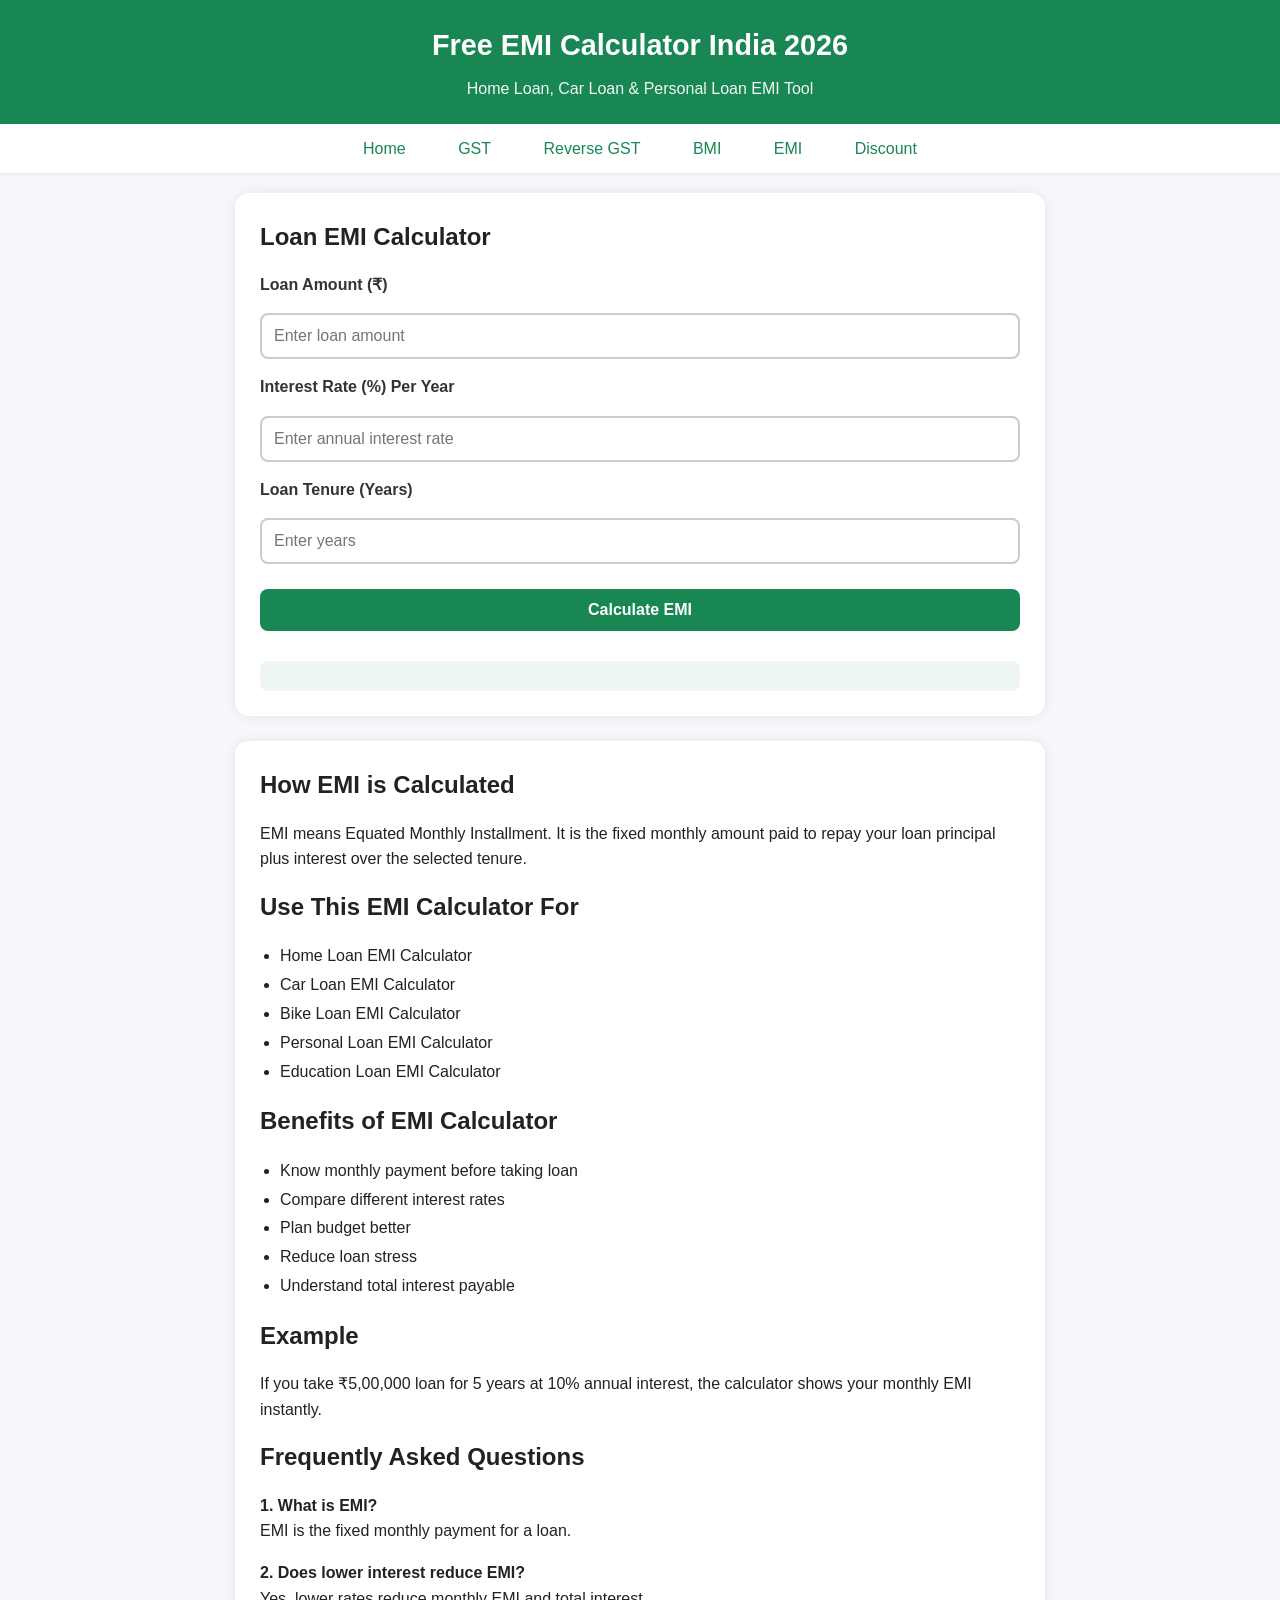
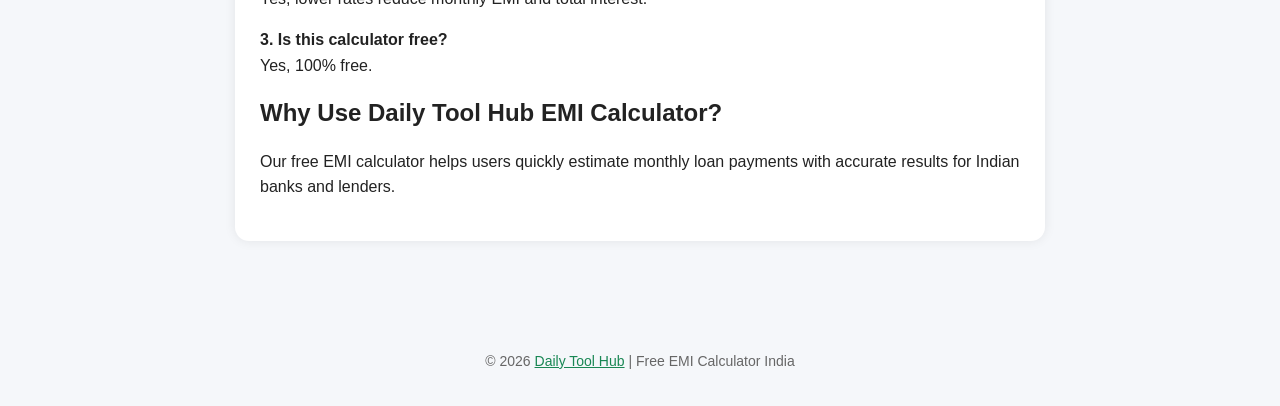
<file: emi-calculator.html>
<!DOCTYPE html>
<html lang="en">
<head>
<meta charset="UTF-8">
<meta name="viewport" content="width=device-width, initial-scale=1.0">

<title>Free EMI Calculator India 2026 – Home, Car & Personal Loan EMI</title>

<meta name="description" content="Use our free EMI Calculator India to calculate Home Loan, Car Loan, and Personal Loan EMI instantly with monthly payment, total interest and total amount.">

<meta name="keywords" content="emi calculator, loan emi calculator india, home loan emi calculator, car loan emi calculator, personal loan calculator">

<meta name="robots" content="index,follow">
<link rel="canonical" href="https://dailytoolhub.github.io/emi-calculator.html">

<link rel="stylesheet" href="style.css">
<style>
    :root { --primary-color: #198754; --primary-hover: #146c43; --result-color: #198754; }
</style>

<script async src="https://www.googletagmanager.com/gtag/js?id=GA_MEASUREMENT_ID"></script>
<script>
  window.dataLayer = window.dataLayer || [];
  function gtag(){dataLayer.push(arguments);}
  gtag('js', new Date());
  gtag('config', 'GA_MEASUREMENT_ID');
</script>
</head>

<body>

<a href="#main-content" class="skip-link">Skip to content</a>

<header class="header">
<h1>Free EMI Calculator India 2026</h1>
<p>Home Loan, Car Loan & Personal Loan EMI Tool</p>
</header>

<nav class="nav" aria-label="Main navigation">
    <a href="index.html">Home</a>
    <a href="gst-calculator.html">GST</a>
    <a href="reverse-gst-calculator.html">Reverse GST</a>
    <a href="bmi-calculator.html">BMI</a>
    <a href="emi-calculator.html">EMI</a>
    <a href="discount-calculator.html">Discount</a>
</nav>

<main class="container" id="main-content">

<div class="card">

<h2>Loan EMI Calculator</h2>

<label for="amount">Loan Amount (₹)</label>
<input type="number" id="amount" placeholder="Enter loan amount" min="1" required>

<label for="rate">Interest Rate (%) Per Year</label>
<input type="number" id="rate" placeholder="Enter annual interest rate" min="0.1" max="50" step="0.01" required>

<label for="years">Loan Tenure (Years)</label>
<input type="number" id="years" placeholder="Enter years" min="1" max="50" required>

<button onclick="calculateEMI()" aria-label="Calculate EMI">Calculate EMI</button>

<div class="result" id="result" role="status" aria-live="polite"></div>

</div>

<div class="card">

<h2>How EMI is Calculated</h2>

<p>EMI means Equated Monthly Installment. It is the fixed monthly amount paid to repay your loan principal plus interest over the selected tenure.</p>

<h2>Use This EMI Calculator For</h2>

<ul>
<li>Home Loan EMI Calculator</li>
<li>Car Loan EMI Calculator</li>
<li>Bike Loan EMI Calculator</li>
<li>Personal Loan EMI Calculator</li>
<li>Education Loan EMI Calculator</li>
</ul>

<h2>Benefits of EMI Calculator</h2>

<ul>
<li>Know monthly payment before taking loan</li>
<li>Compare different interest rates</li>
<li>Plan budget better</li>
<li>Reduce loan stress</li>
<li>Understand total interest payable</li>
</ul>

<h2>Example</h2>

<p>If you take ₹5,00,000 loan for 5 years at 10% annual interest, the calculator shows your monthly EMI instantly.</p>

<h2>Frequently Asked Questions</h2>

<p><strong>1. What is EMI?</strong><br>
EMI is the fixed monthly payment for a loan.</p>

<p><strong>2. Does lower interest reduce EMI?</strong><br>
Yes, lower rates reduce monthly EMI and total interest.</p>

<p><strong>3. Is this calculator free?</strong><br>
Yes, 100% free.</p>

<h2>Why Use Daily Tool Hub EMI Calculator?</h2>

<p>Our free EMI calculator helps users quickly estimate monthly loan payments with accurate results for Indian banks and lenders.</p>

</div>

</main>

<footer class="footer">
<p>&copy; 2026 <a href="index.html">Daily Tool Hub</a> | Free EMI Calculator India</p>
</footer>

<script src="script.js"></script>

</body>
</html>
</file>
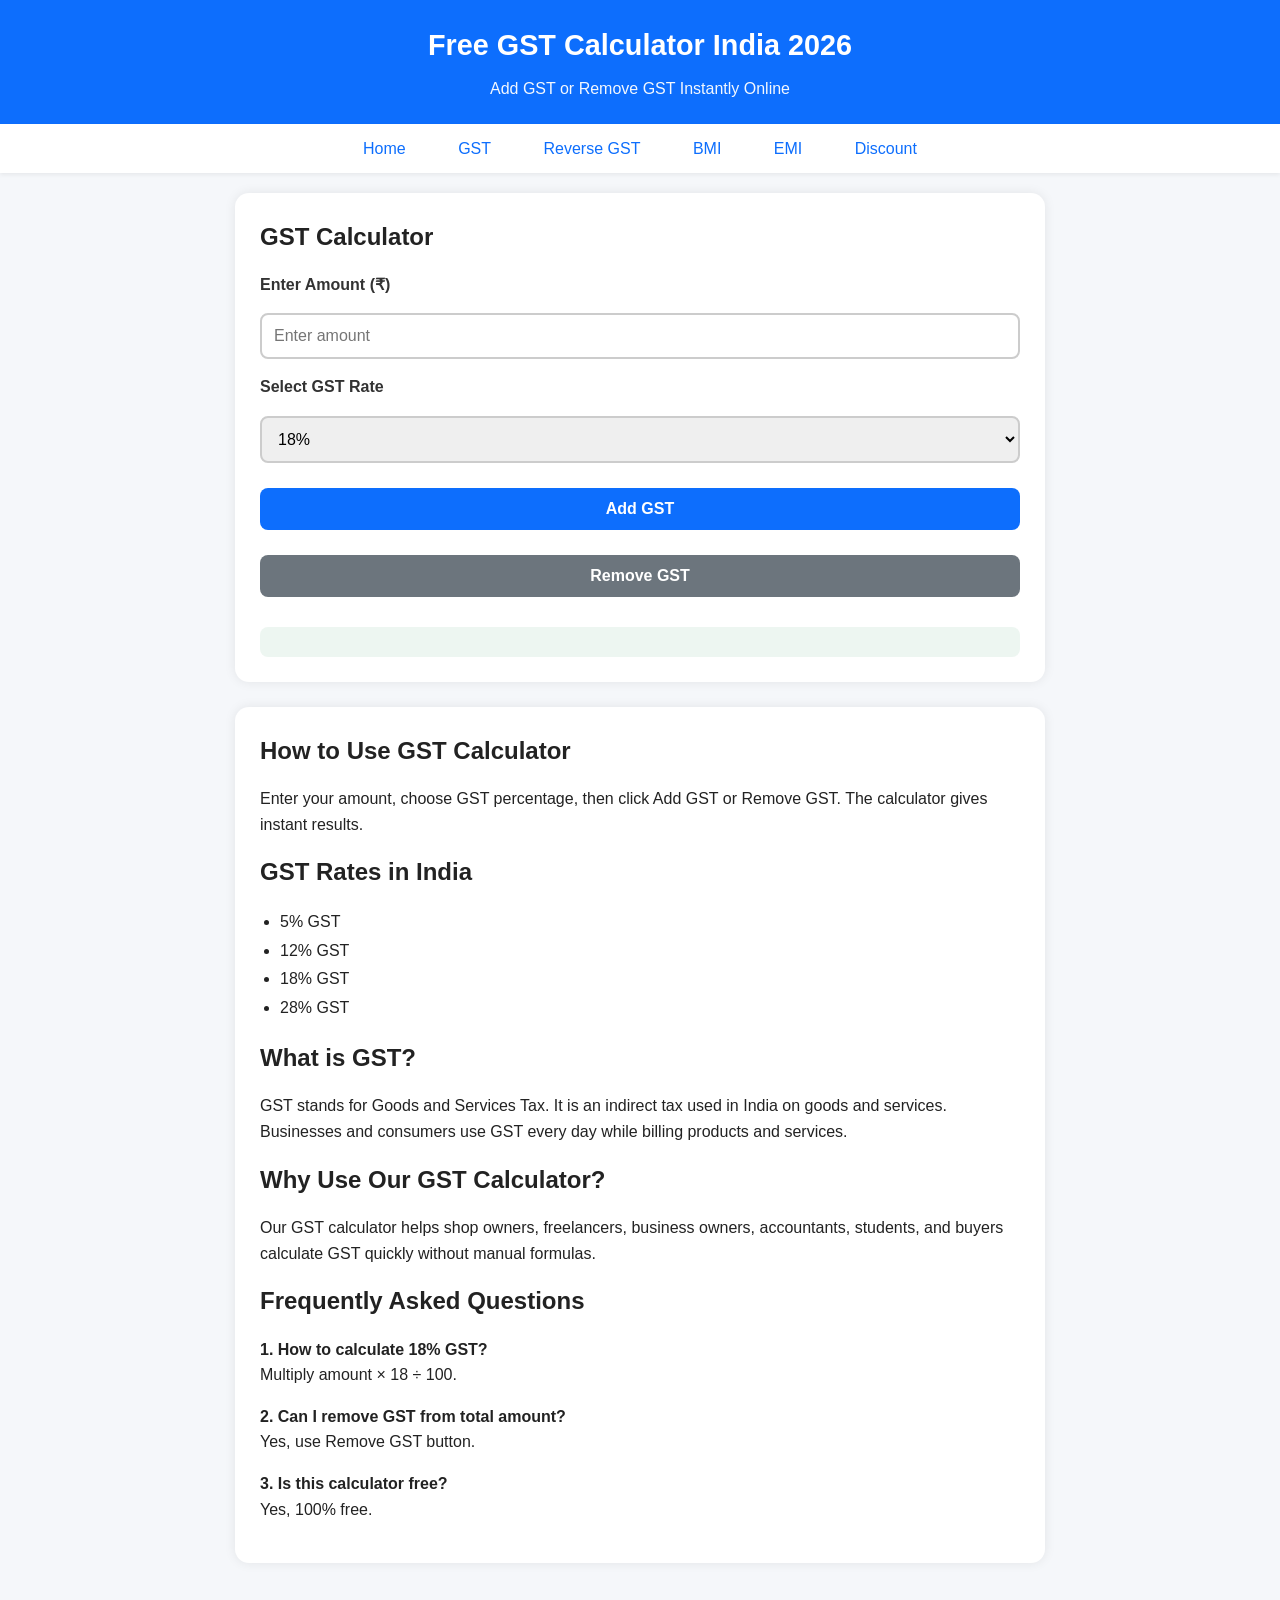
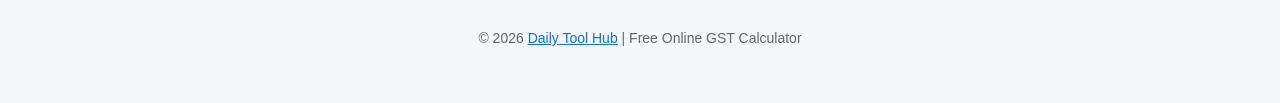
<file: gst-calculator.html>
<!DOCTYPE html>
<html lang="en">
<head>
<meta charset="UTF-8">
<meta name="viewport" content="width=device-width, initial-scale=1.0">

<title>Free GST Calculator India 2026 – Add & Remove GST Online</title>

<meta name="description" content="Use this free GST Calculator India to add or remove GST instantly. Calculate 5%, 12%, 18%, and 28% GST online with fast accurate results.">

<meta name="keywords" content="gst calculator, gst calculator india, add gst calculator, remove gst calculator, gst online tool">

<meta name="robots" content="index,follow">
<link rel="canonical" href="https://dailytoolhub.github.io/gst-calculator.html">

<link rel="stylesheet" href="style.css">

<script async src="https://www.googletagmanager.com/gtag/js?id=GA_MEASUREMENT_ID"></script>
<script>
  window.dataLayer = window.dataLayer || [];
  function gtag(){dataLayer.push(arguments);}
  gtag('js', new Date());
  gtag('config', 'GA_MEASUREMENT_ID');
</script>
</head>

<body>

<a href="#main-content" class="skip-link">Skip to content</a>

<header class="header">
<h1>Free GST Calculator India 2026</h1>
<p>Add GST or Remove GST Instantly Online</p>
</header>

<nav class="nav" aria-label="Main navigation">
    <a href="index.html">Home</a>
    <a href="gst-calculator.html">GST</a>
    <a href="reverse-gst-calculator.html">Reverse GST</a>
    <a href="bmi-calculator.html">BMI</a>
    <a href="emi-calculator.html">EMI</a>
    <a href="discount-calculator.html">Discount</a>
</nav>

<main class="container" id="main-content">

<div class="card">

<h2>GST Calculator</h2>

<label for="amount">Enter Amount (₹)</label>
<input type="number" id="amount" placeholder="Enter amount" aria-describedby="amount-error" required min="0">

<label for="gst">Select GST Rate</label>
<select id="gst">
<option value="5">5%</option>
<option value="12">12%</option>
<option value="18" selected>18%</option>
<option value="28">28%</option>
</select>

<button onclick="addGST()" aria-label="Add GST to amount">Add GST</button>
<button onclick="removeGST()" class="secondary" aria-label="Remove GST from amount">Remove GST</button>

<div class="result" id="result" role="status" aria-live="polite"></div>

</div>

<div class="card">

<h2>How to Use GST Calculator</h2>

<p>Enter your amount, choose GST percentage, then click Add GST or Remove GST. The calculator gives instant results.</p>

<h2>GST Rates in India</h2>

<ul>
<li>5% GST</li>
<li>12% GST</li>
<li>18% GST</li>
<li>28% GST</li>
</ul>

<h2>What is GST?</h2>

<p>GST stands for Goods and Services Tax. It is an indirect tax used in India on goods and services. Businesses and consumers use GST every day while billing products and services.</p>

<h2>Why Use Our GST Calculator?</h2>

<p>Our GST calculator helps shop owners, freelancers, business owners, accountants, students, and buyers calculate GST quickly without manual formulas.</p>

<h2>Frequently Asked Questions</h2>

<p><strong>1. How to calculate 18% GST?</strong><br>
Multiply amount × 18 ÷ 100.</p>

<p><strong>2. Can I remove GST from total amount?</strong><br>
Yes, use Remove GST button.</p>

<p><strong>3. Is this calculator free?</strong><br>
Yes, 100% free.</p>

</div>

</div>

<footer class="footer">
<p>&copy; 2026 <a href="index.html">Daily Tool Hub</a> | Free Online GST Calculator</p>
</footer>

<script src="script.js"></script>

</body>
</html>
</file>
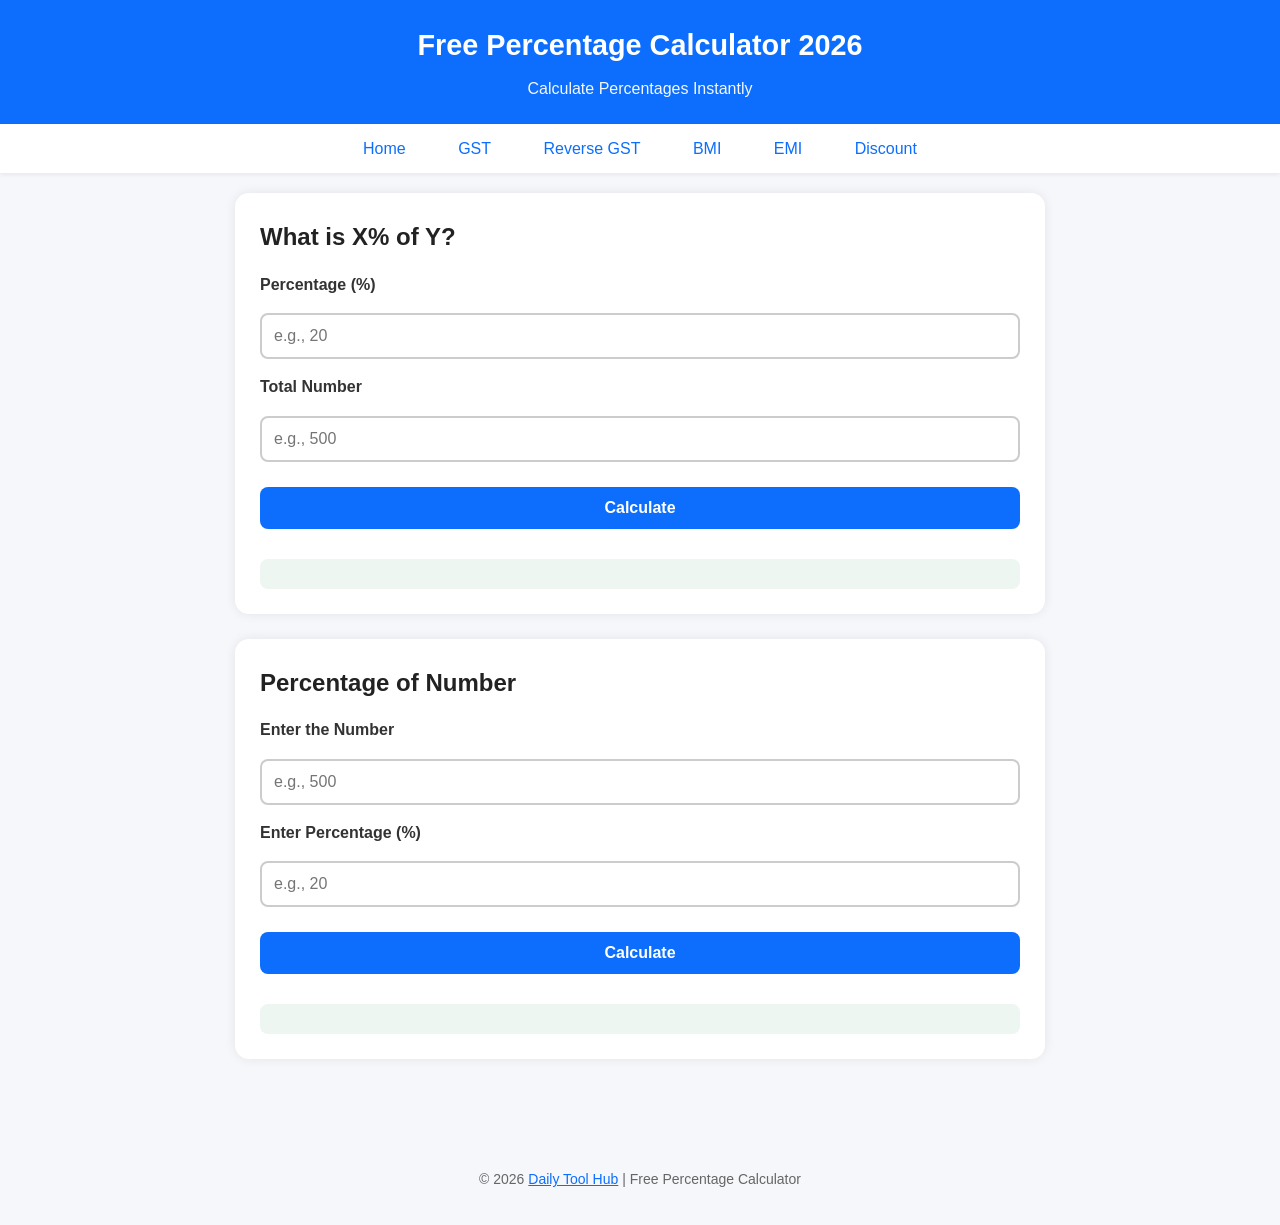
<file: percentage-calculator.html>
<!DOCTYPE html>
<html lang="en">
<head>
<meta charset="UTF-8">
<meta name="viewport" content="width=device-width, initial-scale=1.0">

<title>Free Percentage Calculator 2026 – Calculate Percentages Online</title>

<meta name="description" content="Free online percentage calculator. Calculate percentage of a number, percentage increase/decrease, and more.">

<meta name="keywords" content="percentage calculator, percent calculator, calculate percentage, percentage online tool">

<meta name="robots" content="index,follow">
<link rel="canonical" href="https://dailytoolhub.github.io/percentage-calculator.html">

<link rel="stylesheet" href="style.css">

<script async src="https://www.googletagmanager.com/gtag/js?id=GA_MEASUREMENT_ID"></script>
<script>
  window.dataLayer = window.dataLayer || [];
  function gtag(){dataLayer.push(arguments);}
  gtag('js', new Date());
  gtag('config', 'GA_MEASUREMENT_ID');
</script>
</head>

<body>

<a href="#main-content" class="skip-link">Skip to content</a>

<header class="header">
<h1>Free Percentage Calculator 2026</h1>
<p>Calculate Percentages Instantly</p>
</header>

<nav class="nav" aria-label="Main navigation">
    <a href="index.html">Home</a>
    <a href="gst-calculator.html">GST</a>
    <a href="reverse-gst-calculator.html">Reverse GST</a>
    <a href="bmi-calculator.html">BMI</a>
    <a href="emi-calculator.html">EMI</a>
    <a href="discount-calculator.html">Discount</a>
</nav>

<main class="container" id="main-content">

<div class="card">
<h2>What is X% of Y?</h2>

<label for="percent2">Percentage (%)</label>
<input type="number" id="percent2" placeholder="e.g., 20" min="0" required>

<label for="total">Total Number</label>
<input type="number" id="total" placeholder="e.g., 500" min="0" required>

<button onclick="calculatePercentOf()" aria-label="Calculate percentage">Calculate</button>

<div class="result" id="result2" role="status" aria-live="polite"></div>
</div>

<div class="card">
<h2>Percentage of Number</h2>

<label for="number">Enter the Number</label>
<input type="number" id="number" placeholder="e.g., 500" min="0" required>

<label for="percent">Enter Percentage (%)</label>
<input type="number" id="percent" placeholder="e.g., 20" min="0" required>

<button onclick="calculatePercent()" aria-label="Calculate percentage">Calculate</button>

<div class="result" id="result" role="status" aria-live="polite"></div>
</div>

</main>

<footer class="footer">
<p>&copy; 2026 <a href="index.html">Daily Tool Hub</a> | Free Percentage Calculator</p>
</footer>

<script src="script.js"></script>

</body>
</html>
</file>
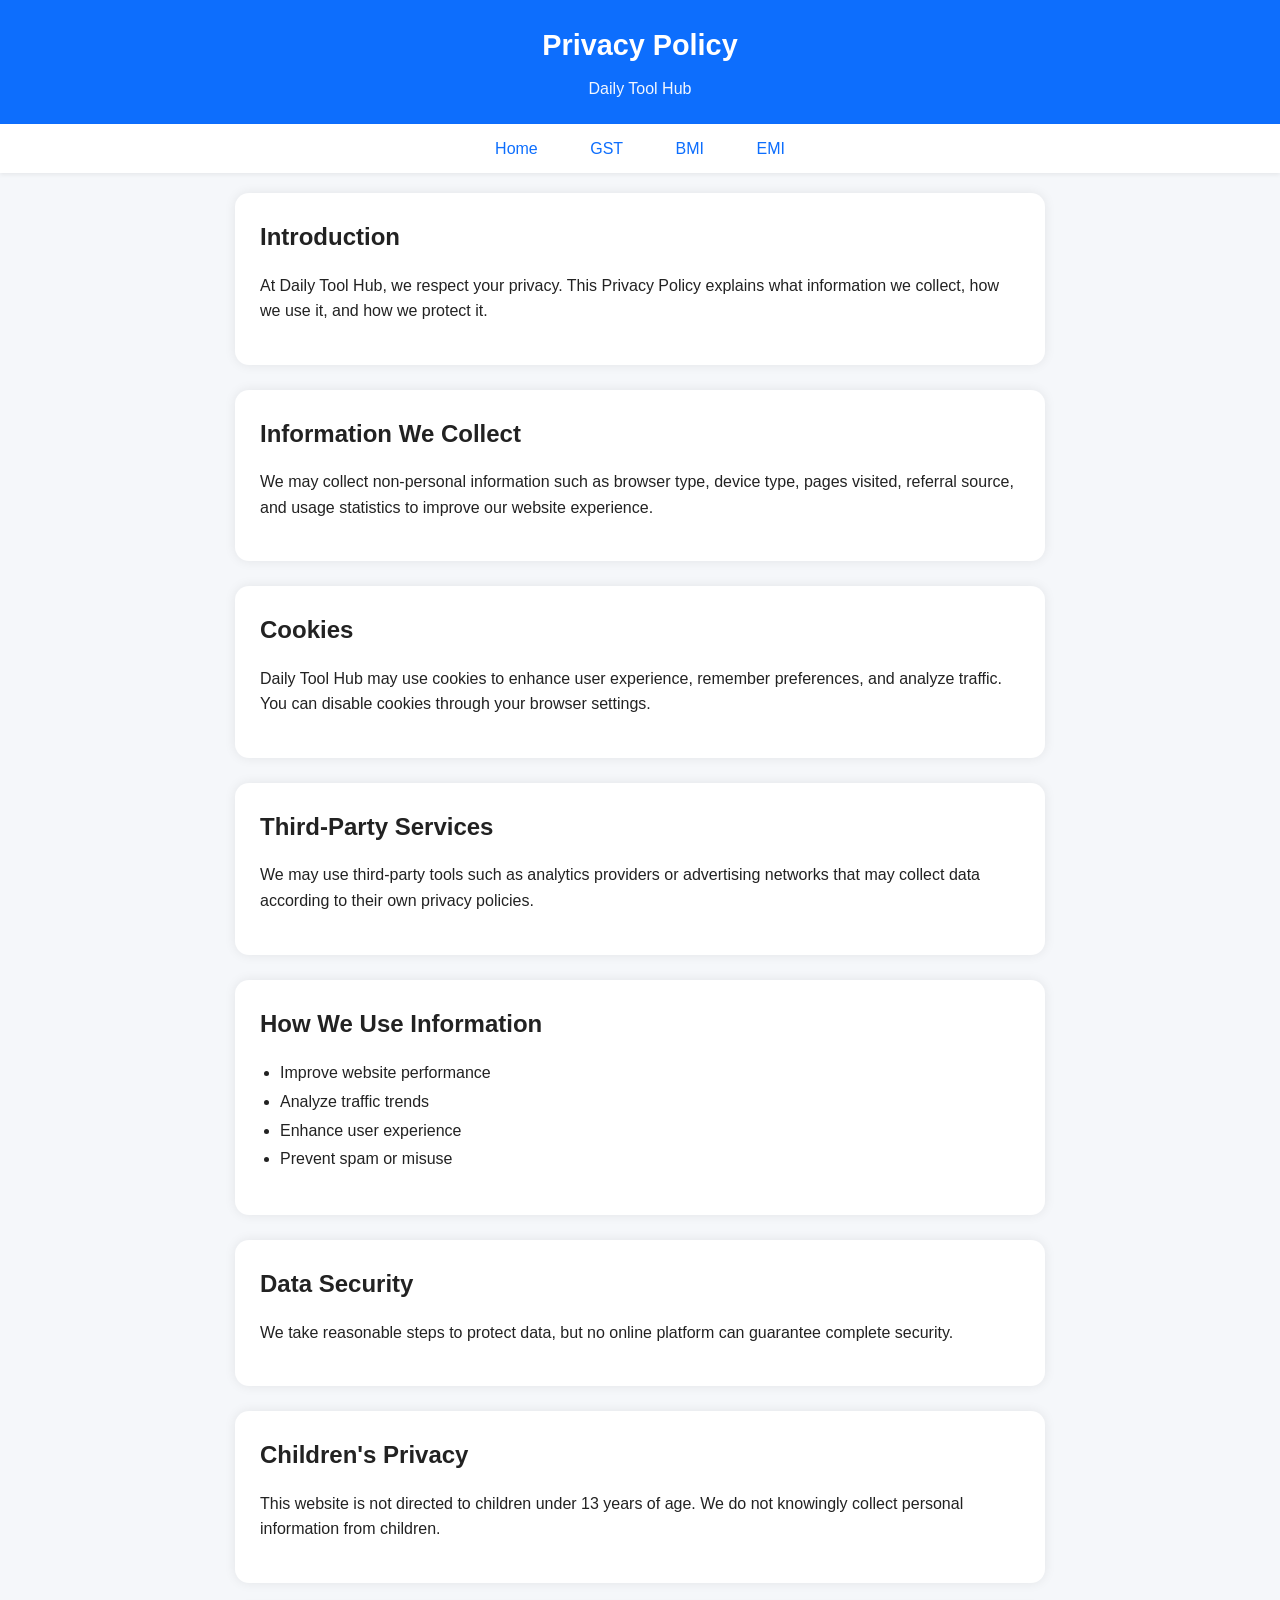
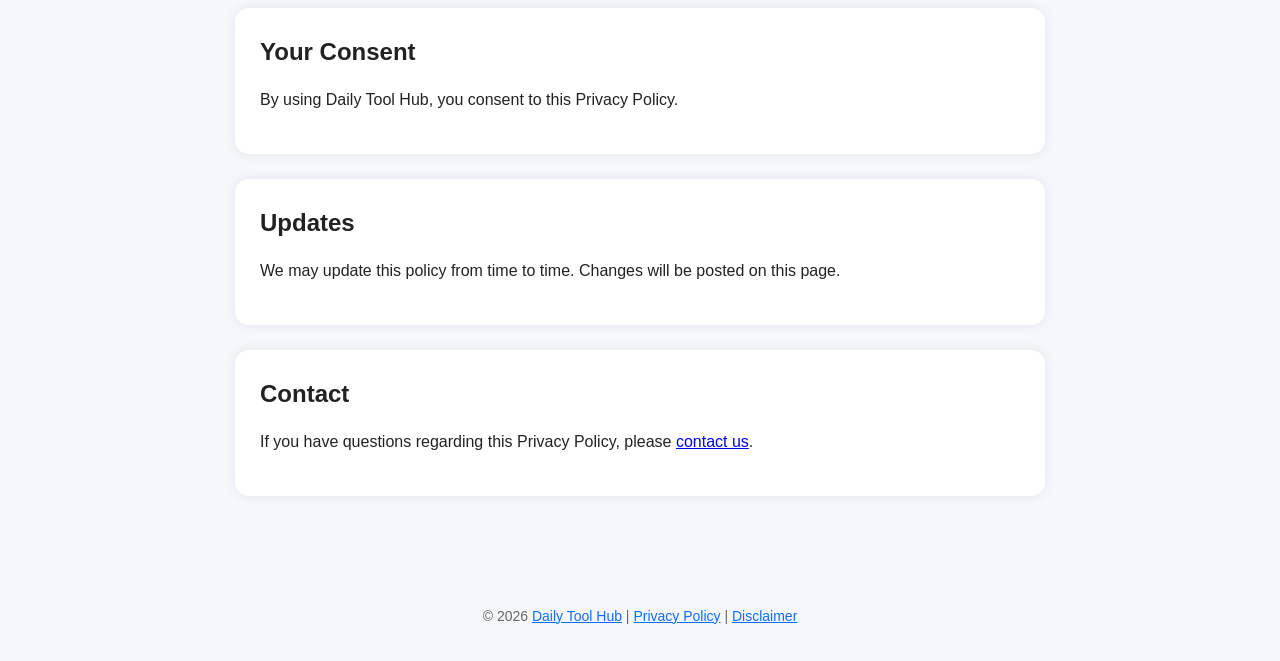
<file: privacy-policy.html>
<!DOCTYPE html>
<html lang="en">
<head>
<meta charset="UTF-8">
<meta name="viewport" content="width=device-width, initial-scale=1.0">

<title>Privacy Policy - Daily Tool Hub</title>

<meta name="description" content="Read the Privacy Policy of Daily Tool Hub. Learn how we collect, use, and protect user data.">

<meta name="keywords" content="privacy policy, dailytoolhub, data protection">

<meta name="robots" content="index, follow">
<link rel="canonical" href="https://dailytoolhub.github.io/privacy-policy.html">

<link rel="stylesheet" href="style.css">

<script async src="https://www.googletagmanager.com/gtag/js?id=GA_MEASUREMENT_ID"></script>
<script>
  window.dataLayer = window.dataLayer || [];
  function gtag(){dataLayer.push(arguments);}
  gtag('js', new Date());
  gtag('config', 'GA_MEASUREMENT_ID');
</script>
</head>

<body>

<a href="#main-content" class="skip-link">Skip to content</a>

<header class="header">
<h1>Privacy Policy</h1>
<p>Daily Tool Hub</p>
</header>

<nav class="nav" aria-label="Main navigation">
    <a href="index.html">Home</a>
    <a href="gst-calculator.html">GST</a>
    <a href="bmi-calculator.html">BMI</a>
    <a href="emi-calculator.html">EMI</a>
</nav>

<main class="container" id="main-content">

<article class="card">
<h2>Introduction</h2>
<p>At Daily Tool Hub, we respect your privacy. This Privacy Policy explains what information we collect, how we use it, and how we protect it.</p>
</article>

<article class="card">
<h2>Information We Collect</h2>
<p>We may collect non-personal information such as browser type, device type, pages visited, referral source, and usage statistics to improve our website experience.</p>
</article>

<article class="card">
<h2>Cookies</h2>
<p>Daily Tool Hub may use cookies to enhance user experience, remember preferences, and analyze traffic. You can disable cookies through your browser settings.</p>
</article>

<article class="card">
<h2>Third-Party Services</h2>
<p>We may use third-party tools such as analytics providers or advertising networks that may collect data according to their own privacy policies.</p>
</article>

<article class="card">
<h2>How We Use Information</h2>
<ul>
<li>Improve website performance</li>
<li>Analyze traffic trends</li>
<li>Enhance user experience</li>
<li>Prevent spam or misuse</li>
</ul>
</article>

<article class="card">
<h2>Data Security</h2>
<p>We take reasonable steps to protect data, but no online platform can guarantee complete security.</p>
</article>

<article class="card">
<h2>Children's Privacy</h2>
<p>This website is not directed to children under 13 years of age. We do not knowingly collect personal information from children.</p>
</article>

<article class="card">
<h2>Your Consent</h2>
<p>By using Daily Tool Hub, you consent to this Privacy Policy.</p>
</article>

<article class="card">
<h2>Updates</h2>
<p>We may update this policy from time to time. Changes will be posted on this page.</p>
</article>

<article class="card">
<h2>Contact</h2>
<p>If you have questions regarding this Privacy Policy, please <a href="contact.html">contact us</a>.</p>
</article>

</main>

<footer class="footer">
<p>&copy; 2026 <a href="index.html">Daily Tool Hub</a> | <a href="privacy-policy.html">Privacy Policy</a> | <a href="disclaimer.html">Disclaimer</a></p>
</footer>

</body>
</html>
</file>
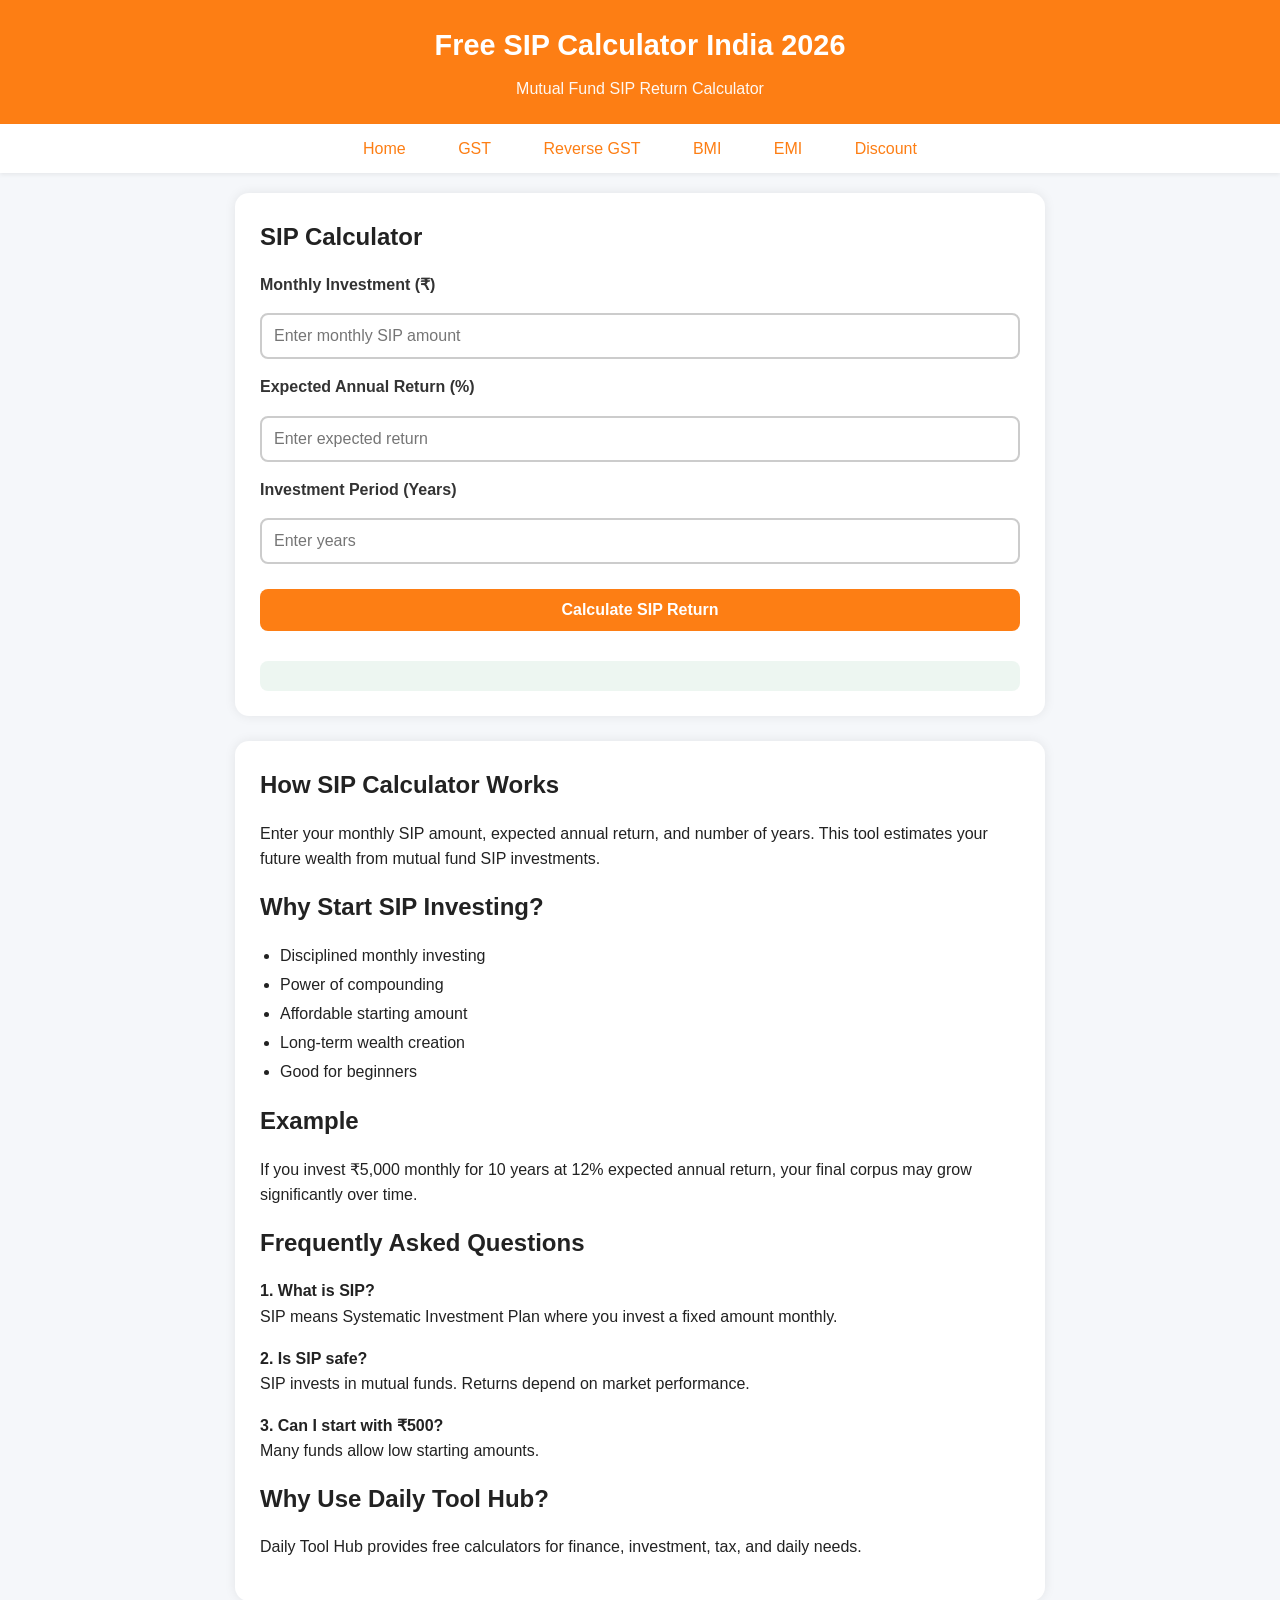
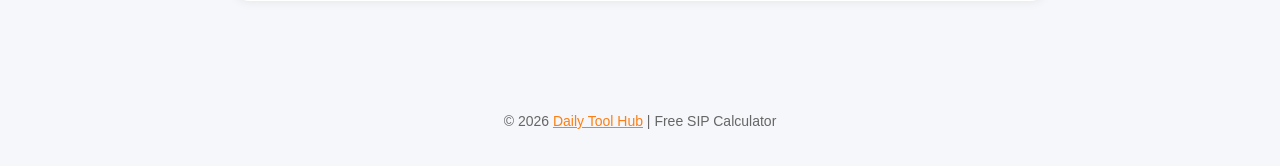
<file: sip-calculator.html>
<!DOCTYPE html>
<html lang="en">
<head>
<meta charset="UTF-8">
<meta name="viewport" content="width=device-width, initial-scale=1.0">

<title>Free SIP Calculator India 2026 – Mutual Fund SIP Return Calculator</title>

<meta name="description" content="Use our free SIP Calculator India to calculate future mutual fund SIP returns instantly. Estimate monthly investment growth with expected returns.">

<meta name="keywords" content="sip calculator, sip calculator india, mutual fund sip calculator, monthly sip return calculator, investment calculator">

<meta name="robots" content="index,follow">
<link rel="canonical" href="https://dailytoolhub.github.io/sip-calculator.html">

<link rel="stylesheet" href="style.css">
<style>
    :root { --primary-color: #fd7e14; --primary-hover: #dc6502; --result-color: #fd7e14; }
</style>

<script async src="https://www.googletagmanager.com/gtag/js?id=GA_MEASUREMENT_ID"></script>
<script>
  window.dataLayer = window.dataLayer || [];
  function gtag(){dataLayer.push(arguments);}
  gtag('js', new Date());
  gtag('config', 'GA_MEASUREMENT_ID');
</script>
</head>

<body>

<a href="#main-content" class="skip-link">Skip to content</a>

<header class="header">
<h1>Free SIP Calculator India 2026</h1>
<p>Mutual Fund SIP Return Calculator</p>
</header>

<nav class="nav" aria-label="Main navigation">
    <a href="index.html">Home</a>
    <a href="gst-calculator.html">GST</a>
    <a href="reverse-gst-calculator.html">Reverse GST</a>
    <a href="bmi-calculator.html">BMI</a>
    <a href="emi-calculator.html">EMI</a>
    <a href="discount-calculator.html">Discount</a>
</nav>

<main class="container" id="main-content">

<div class="card">

<h2>SIP Calculator</h2>

<label for="monthly">Monthly Investment (₹)</label>
<input type="number" id="monthly" placeholder="Enter monthly SIP amount" min="1" required>

<label for="rate">Expected Annual Return (%)</label>
<input type="number" id="rate" placeholder="Enter expected return" min="0.1" max="50" step="0.1" required>

<label for="years">Investment Period (Years)</label>
<input type="number" id="years" placeholder="Enter years" min="1" max="50" required>

<button onclick="calculateSIP()" aria-label="Calculate SIP Return">Calculate SIP Return</button>

<div class="result" id="result" role="status" aria-live="polite"></div>

</div>

<div class="card">

<h2>How SIP Calculator Works</h2>

<p>Enter your monthly SIP amount, expected annual return, and number of years. This tool estimates your future wealth from mutual fund SIP investments.</p>

<h2>Why Start SIP Investing?</h2>

<ul>
<li>Disciplined monthly investing</li>
<li>Power of compounding</li>
<li>Affordable starting amount</li>
<li>Long-term wealth creation</li>
<li>Good for beginners</li>
</ul>

<h2>Example</h2>

<p>If you invest ₹5,000 monthly for 10 years at 12% expected annual return, your final corpus may grow significantly over time.</p>

<h2>Frequently Asked Questions</h2>

<p><strong>1. What is SIP?</strong><br>
SIP means Systematic Investment Plan where you invest a fixed amount monthly.</p>

<p><strong>2. Is SIP safe?</strong><br>
SIP invests in mutual funds. Returns depend on market performance.</p>

<p><strong>3. Can I start with ₹500?</strong><br>
Many funds allow low starting amounts.</p>

<h2>Why Use Daily Tool Hub?</h2>

<p>Daily Tool Hub provides free calculators for finance, investment, tax, and daily needs.</p>

</div>

</main>

<footer class="footer">
<p>&copy; 2026 <a href="index.html">Daily Tool Hub</a> | Free SIP Calculator</p>
</footer>

<script src="script.js"></script>

</body>
</html>
</file>
<file: style.css>
:root {
    --primary-color: #0d6efd;
    --primary-hover: #084298;
    --bg-color: #f5f7fa;
    --text-color: #222;
    --card-bg: white;
    --result-color: #198754;
    --border-color: #ccc;
    --muted-color: #666;
}

* {
    box-sizing: border-box;
}

body {
    font-family: Arial, sans-serif;
    margin: 0;
    padding: 0;
    background: var(--bg-color);
    color: var(--text-color);
    line-height: 1.6;
}

.container {
    max-width: 850px;
    margin: auto;
    padding: 20px;
}

.header, header {
    background: var(--primary-color);
    color: white;
    padding: 22px;
    text-align: center;
}

.header h1 {
    margin: 0 0 8px 0;
    font-size: 1.8rem;
}

.header p {
    margin: 0;
    opacity: 0.95;
}

.nav {
    background: white;
    padding: 12px;
    text-align: center;
    box-shadow: 0 2px 4px rgba(0,0,0,0.06);
    position: sticky;
    top: 0;
    z-index: 100;
}

.nav a {
    color: var(--primary-color);
    text-decoration: none;
    margin: 0 12px;
    font-weight: 500;
    padding: 6px 12px;
    border-radius: 6px;
    transition: background 0.2s;
}

.nav a:hover {
    background: var(--bg-color);
}

.card {
    background: var(--card-bg);
    padding: 25px;
    border-radius: 14px;
    box-shadow: 0 0 12px rgba(0,0,0,0.08);
    margin-bottom: 25px;
}

.card h2 {
    margin-top: 0;
    margin-bottom: 15px;
}

label {
    display: block;
    margin-bottom: 6px;
    font-weight: 600;
    color: #333;
}

input, select, button {
    width: 100%;
    padding: 12px;
    margin-top: 10px;
    margin-bottom: 15px;
    font-size: 16px;
    border-radius: 8px;
    border: 2px solid var(--border-color);
    transition: border-color 0.2s, box-shadow 0.2s;
}

input:focus, select:focus {
    outline: none;
    border-color: var(--primary-color);
    box-shadow: 0 0 0 3px rgba(13, 110, 253, 0.15);
}

input.error, select.error {
    border-color: #dc3545;
    background: #fff5f5;
}

input.error:focus, select.error:focus {
    box-shadow: 0 0 0 3px rgba(220, 53, 69, 0.15);
}

.error-message {
    color: #dc3545;
    font-size: 14px;
    margin-top: -10px;
    margin-bottom: 12px;
    display: none;
}

.error-message.visible {
    display: block;
}

button {
    background: var(--primary-color);
    color: white;
    border: none;
    cursor: pointer;
    font-weight: bold;
    transition: background 0.2s, transform 0.1s;
}

button:hover {
    background: var(--primary-hover);
}

button:active {
    transform: scale(0.98);
}

button.secondary {
    background: #6c757d;
}

button.secondary:hover {
    background: #5a6268;
}

.result {
    font-size: 22px;
    font-weight: bold;
    color: var(--result-color);
    margin-top: 15px;
    line-height: 1.7;
    padding: 15px;
    background: rgba(25, 135, 84, 0.08);
    border-radius: 8px;
}

ul {
    padding-left: 20px;
    line-height: 1.8;
}

.welcome {
    text-align: center;
    margin-bottom: 30px;
}

.welcome h2 {
    font-size: 1.6rem;
    color: #333;
}

.section {
    display: grid;
    grid-template-columns: repeat(auto-fit, minmax(250px, 1fr));
    gap: 20px;
}

.card .btn {
    display: inline-block;
    background: var(--primary-color);
    color: white;
    padding: 12px 24px;
    text-decoration: none;
    border-radius: 8px;
    font-weight: bold;
    margin-top: 10px;
    transition: background 0.2s, transform 0.1s;
}

.card .btn:hover {
    background: var(--primary-hover);
    transform: translateY(-2px);
}

.footer, footer {
    text-align: center;
    padding: 20px;
    font-size: 14px;
    color: var(--muted-color);
    margin-top: 30px;
}

.footer a, footer a {
    color: var(--primary-color);
}

a.skip-link {
    position: absolute;
    top: -40px;
    left: 0;
    background: var(--primary-color);
    color: white;
    padding: 8px;
    z-index: 1000;
}

a.skip-link:focus {
    top: 0;
}

.visually-hidden {
    position: absolute;
    width: 1px;
    height: 1px;
    padding: 0;
    margin: -1px;
    overflow: hidden;
    clip: rect(0, 0, 0, 0);
    border: 0;
}

@media (max-width: 600px) {
    .section {
        grid-template-columns: 1fr;
    }
    
    .nav a {
        display: block;
        margin: 8px 0;
    }
    
    .container {
        padding: 15px;
    }
    
    .header, header {
        padding: 18px 15px;
    }
}
</file>
